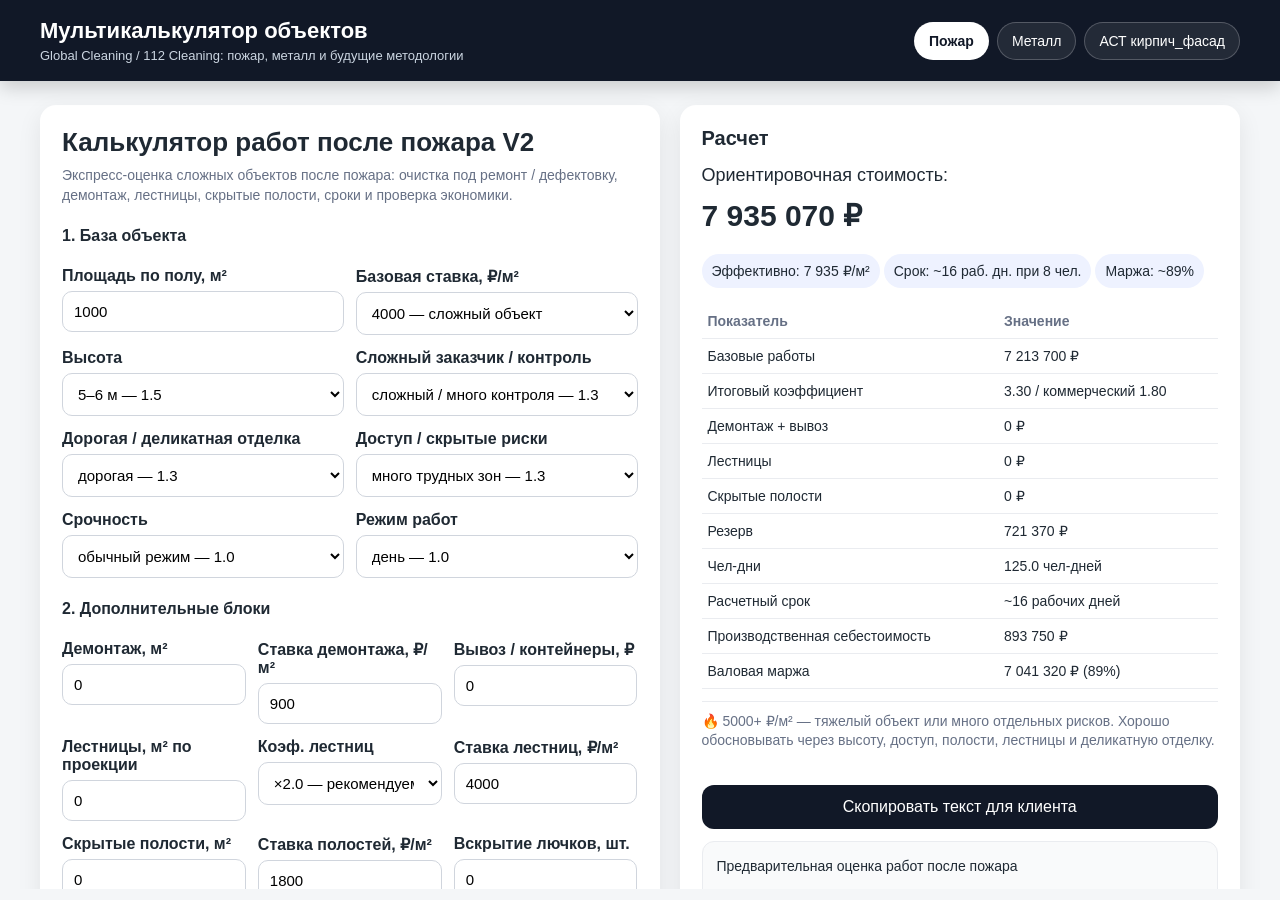
<file: index.html>
<!DOCTYPE html>
<html lang="ru">
<head>
  <meta charset="UTF-8" />
  <meta name="viewport" content="width=device-width, initial-scale=1.0" />
  <title>Мультикалькулятор объектов</title>
  <style>
    * { box-sizing: border-box; }
    body {
      font-family: Arial, sans-serif;
      background: #f4f6f8;
      margin: 0;
      color: #1f2933;
    }
    header {
      background: #111827;
      color: #fff;
      padding: 18px 24px;
      position: sticky;
      top: 0;
      z-index: 10;
      box-shadow: 0 6px 18px rgba(0,0,0,0.18);
    }
    .top {
      max-width: 1200px;
      margin: 0 auto;
      display: flex;
      gap: 14px;
      align-items: center;
      justify-content: space-between;
      flex-wrap: wrap;
    }
    h1 { margin: 0; font-size: 22px; }
    .subtitle { color: #cbd5e1; font-size: 13px; margin-top: 4px; }
    .tabs { display: flex; gap: 8px; flex-wrap: wrap; }
    button {
      border: 1px solid rgba(255,255,255,0.22);
      background: rgba(255,255,255,0.08);
      color: #fff;
      border-radius: 999px;
      padding: 10px 14px;
      font-size: 14px;
      cursor: pointer;
    }
    button.active { background: #fff; color: #111827; font-weight: 700; }
    main { max-width: 1400px; margin: 0 auto; padding: 0; }
    .panel { display: none; }
    .panel.active { display: block; }
    iframe {
      width: 100%;
      height: calc(100vh - 92px);
      border: 0;
      display: block;
      background: #f4f6f8;
    }
    .hint {
      max-width: 1200px;
      margin: 14px auto 0;
      padding: 0 24px;
      color: #667085;
      font-size: 13px;
    }
    @media (max-width: 700px) {
      header { padding: 14px; }
      iframe { height: calc(100vh - 140px); }
    }
    @media (max-width: 430px) {
      html, body { overflow-x: hidden; }
      header { padding: 10px 12px 12px; }
      .top { gap: 10px; }
      .tabs {
        width: 100%;
        display: grid;
        grid-template-columns: repeat(3, minmax(0, 1fr));
        gap: 6px;
      }
      .tabs button {
        width: 100%;
        padding: 8px 6px;
        font-size: 12px;
        line-height: 1.2;
        white-space: normal;
      }
      iframe { height: calc(100vh - 190px); }
    }
  </style>
</head>
<body>
  <header>
    <div class="top">
      <div>
        <h1>Мультикалькулятор объектов</h1>
        <div class="subtitle">Global Cleaning / 112 Cleaning: пожар, металл и будущие методологии</div>
      </div>
      <div class="tabs">
        <button class="tab active" onclick="showTab('fire', this)">Пожар</button>
        <button class="tab" onclick="showTab('metal', this)">Металл</button>
        <button class="tab" onclick="showTab('facade', this)">АСТ кирпич_фасад</button>
      </div>
    </div>
  </header>
  <main>
    <section id="fire" class="panel active">
      <iframe title="Калькулятор пожара" srcdoc="&lt;!DOCTYPE html&gt;
&lt;html lang=&quot;ru&quot;&gt;
&lt;head&gt;
  &lt;meta charset=&quot;UTF-8&quot; /&gt;
  &lt;meta name=&quot;viewport&quot; content=&quot;width=device-width, initial-scale=1.0&quot; /&gt;
  &lt;title&gt;Калькулятор работ после пожара V2&lt;/title&gt;
  &lt;style&gt;
    * { box-sizing: border-box; }
    body { font-family: Arial, sans-serif; background: #f4f6f8; margin: 0; padding: 24px; color: #1f2933; }
    .wrap { max-width: 1200px; margin: 0 auto; display: grid; grid-template-columns: 1.05fr 0.95fr; gap: 20px; }
    .card { background: #fff; border-radius: 16px; padding: 22px; box-shadow: 0 8px 24px rgba(0,0,0,0.08); }
    h1 { margin: 0 0 8px; font-size: 26px; }
    h2 { margin: 0 0 12px; font-size: 20px; }
    h3 { margin: 22px 0 8px; font-size: 16px; }
    .note { color: #667085; font-size: 14px; margin-bottom: 18px; line-height: 1.4; }
    label { display: block; font-weight: 700; margin: 14px 0 6px; }
    input, select, textarea { width: 100%; box-sizing: border-box; padding: 11px; border: 1px solid #d0d5dd; border-radius: 10px; font-size: 15px; background: #fff; }
    textarea { min-height: 90px; resize: vertical; }
    .grid2 { display: grid; grid-template-columns: 1fr 1fr; gap: 12px; }
    .grid3 { display: grid; grid-template-columns: 1fr 1fr 1fr; gap: 12px; }
    .result { font-size: 18px; line-height: 1.45; }
    .big { font-size: 30px; font-weight: 800; margin: 6px 0 12px; }
    .pill { display: inline-block; padding: 7px 10px; border-radius: 999px; background: #eef2ff; margin: 4px 4px 4px 0; font-size: 14px; }
    table { width: 100%; border-collapse: collapse; margin-top: 12px; font-size: 14px; }
    td, th { border-bottom: 1px solid #eaecf0; padding: 9px 6px; text-align: left; vertical-align: top; }
    th { color: #667085; font-weight: 700; }
    button { width: 100%; margin-top: 16px; padding: 13px; border: 0; border-radius: 12px; background: #111827; color: #fff; font-size: 16px; cursor: pointer; }
    .clientText { white-space: pre-wrap; background: #f9fafb; border: 1px solid #eaecf0; border-radius: 12px; padding: 14px; font-size: 14px; margin-top: 12px; line-height: 1.45; }
    .section { border-top: 1px solid #eaecf0; padding-top: 10px; margin-top: 12px; }
    @media (max-width: 900px) { .wrap { grid-template-columns: 1fr; } .grid2, .grid3 { grid-template-columns: 1fr; } }
    @media (max-width: 430px) {
      html, body { overflow-x: hidden; max-width: 100%; }
      body { padding: 12px; }
      .wrap { gap: 12px; max-width: 100%; }
      .card { padding: 14px; border-radius: 12px; max-width: 100%; }
      h1 { font-size: 22px; }
      h2 { font-size: 18px; }
      h3 { font-size: 15px; }
      .grid2, .grid3 { grid-template-columns: 1fr; gap: 8px; }
      label { margin-top: 12px; }
      input, select, textarea { font-size: 14px; padding: 10px; }
      .result { font-size: 16px; }
      .big { font-size: 24px; }
      .pill { font-size: 12px; padding: 6px 8px; }
      table { font-size: 12px; }
      button { font-size: 14px; padding: 12px 10px; }
      .clientText { font-size: 13px; max-width: 100%; }
    }
  &lt;/style&gt;
&lt;/head&gt;
&lt;body&gt;
  &lt;div class=&quot;wrap&quot;&gt;
    &lt;div class=&quot;card&quot;&gt;
      &lt;h1&gt;Калькулятор работ после пожара V2&lt;/h1&gt;
      &lt;div class=&quot;note&quot;&gt;Экспресс-оценка сложных объектов после пожара: очистка под ремонт / дефектовку, демонтаж, лестницы, скрытые полости, сроки и проверка экономики.&lt;/div&gt;
      &lt;h3&gt;1. База объекта&lt;/h3&gt;
      &lt;div class=&quot;grid2&quot;&gt;&lt;div&gt;&lt;label&gt;Площадь по полу, м²&lt;/label&gt;&lt;input id=&quot;area&quot; type=&quot;number&quot; value=&quot;1000&quot; min=&quot;1&quot; /&gt;&lt;/div&gt;&lt;div&gt;&lt;label&gt;Базовая ставка, ₽/м²&lt;/label&gt;&lt;select id=&quot;baseRate&quot;&gt;&lt;option value=&quot;2500&quot;&gt;2500 — зона риска&lt;/option&gt;&lt;option value=&quot;3000&quot;&gt;3000 — нижняя рабочая&lt;/option&gt;&lt;option value=&quot;3500&quot;&gt;3500 — нормальная&lt;/option&gt;&lt;option value=&quot;4000&quot; selected&gt;4000 — сложный объект&lt;/option&gt;&lt;option value=&quot;5000&quot;&gt;5000 — тяжелый объект&lt;/option&gt;&lt;/select&gt;&lt;/div&gt;&lt;/div&gt;
      &lt;div class=&quot;grid2&quot;&gt;&lt;div&gt;&lt;label&gt;Высота&lt;/label&gt;&lt;select id=&quot;heightCoef&quot;&gt;&lt;option value=&quot;1.00&quot;&gt;до 3 м — 1.0&lt;/option&gt;&lt;option value=&quot;1.20&quot;&gt;3–4 м — 1.2&lt;/option&gt;&lt;option value=&quot;1.35&quot;&gt;4–5 м — 1.35&lt;/option&gt;&lt;option value=&quot;1.50&quot; selected&gt;5–6 м — 1.5&lt;/option&gt;&lt;option value=&quot;1.80&quot;&gt;6+ м / сложная высота — 1.8&lt;/option&gt;&lt;/select&gt;&lt;/div&gt;&lt;div&gt;&lt;label&gt;Сложный заказчик / контроль&lt;/label&gt;&lt;select id=&quot;clientCoef&quot;&gt;&lt;option value=&quot;1.00&quot;&gt;обычный — 1.0&lt;/option&gt;&lt;option value=&quot;1.15&quot;&gt;требовательный — 1.15&lt;/option&gt;&lt;option value=&quot;1.30&quot; selected&gt;сложный / много контроля — 1.3&lt;/option&gt;&lt;option value=&quot;1.50&quot;&gt;перфекционист / высокий риск — 1.5&lt;/option&gt;&lt;/select&gt;&lt;/div&gt;&lt;/div&gt;
      &lt;div class=&quot;grid2&quot;&gt;&lt;div&gt;&lt;label&gt;Дорогая / деликатная отделка&lt;/label&gt;&lt;select id=&quot;finishCoef&quot;&gt;&lt;option value=&quot;1.00&quot;&gt;простая — 1.0&lt;/option&gt;&lt;option value=&quot;1.15&quot;&gt;средняя — 1.15&lt;/option&gt;&lt;option value=&quot;1.30&quot; selected&gt;дорогая — 1.3&lt;/option&gt;&lt;option value=&quot;1.50&quot;&gt;очень деликатная — 1.5&lt;/option&gt;&lt;/select&gt;&lt;/div&gt;&lt;div&gt;&lt;label&gt;Доступ / скрытые риски&lt;/label&gt;&lt;select id=&quot;accessCoef&quot;&gt;&lt;option value=&quot;1.00&quot;&gt;нормальный — 1.0&lt;/option&gt;&lt;option value=&quot;1.15&quot;&gt;есть трудные зоны — 1.15&lt;/option&gt;&lt;option value=&quot;1.30&quot; selected&gt;много трудных зон — 1.3&lt;/option&gt;&lt;option value=&quot;1.60&quot;&gt;очень сложный доступ — 1.6&lt;/option&gt;&lt;/select&gt;&lt;/div&gt;&lt;/div&gt;
      &lt;div class=&quot;grid2&quot;&gt;&lt;div&gt;&lt;label&gt;Срочность&lt;/label&gt;&lt;select id=&quot;urgencyCoef&quot;&gt;&lt;option value=&quot;1.00&quot; selected&gt;обычный режим — 1.0&lt;/option&gt;&lt;option value=&quot;1.20&quot;&gt;сжатые сроки — 1.2&lt;/option&gt;&lt;option value=&quot;1.50&quot;&gt;очень срочно — 1.5&lt;/option&gt;&lt;/select&gt;&lt;/div&gt;&lt;div&gt;&lt;label&gt;Режим работ&lt;/label&gt;&lt;select id=&quot;nightCoef&quot;&gt;&lt;option value=&quot;1.00&quot; selected&gt;день — 1.0&lt;/option&gt;&lt;option value=&quot;1.30&quot;&gt;ночь / неудобное окно — 1.3&lt;/option&gt;&lt;option value=&quot;1.60&quot;&gt;ночь + короткая смена — 1.6&lt;/option&gt;&lt;/select&gt;&lt;/div&gt;&lt;/div&gt;
      &lt;h3&gt;2. Дополнительные блоки&lt;/h3&gt;
      &lt;div class=&quot;grid3&quot;&gt;&lt;div&gt;&lt;label&gt;Демонтаж, м²&lt;/label&gt;&lt;input id=&quot;demArea&quot; type=&quot;number&quot; value=&quot;0&quot; min=&quot;0&quot; /&gt;&lt;/div&gt;&lt;div&gt;&lt;label&gt;Ставка демонтажа, ₽/м²&lt;/label&gt;&lt;input id=&quot;demRate&quot; type=&quot;number&quot; value=&quot;900&quot; min=&quot;0&quot; /&gt;&lt;/div&gt;&lt;div&gt;&lt;label&gt;Вывоз / контейнеры, ₽&lt;/label&gt;&lt;input id=&quot;waste&quot; type=&quot;number&quot; value=&quot;0&quot; min=&quot;0&quot; /&gt;&lt;/div&gt;&lt;/div&gt;
      &lt;div class=&quot;grid3&quot;&gt;&lt;div&gt;&lt;label&gt;Лестницы, м² по проекции&lt;/label&gt;&lt;input id=&quot;stairsArea&quot; type=&quot;number&quot; value=&quot;0&quot; min=&quot;0&quot; /&gt;&lt;/div&gt;&lt;div&gt;&lt;label&gt;Коэф. лестниц&lt;/label&gt;&lt;select id=&quot;stairsMult&quot;&gt;&lt;option value=&quot;1.5&quot;&gt;×1.5&lt;/option&gt;&lt;option value=&quot;2.0&quot; selected&gt;×2.0 — рекомендуемо&lt;/option&gt;&lt;option value=&quot;2.5&quot;&gt;×2.5 — сложная лестница&lt;/option&gt;&lt;/select&gt;&lt;/div&gt;&lt;div&gt;&lt;label&gt;Ставка лестниц, ₽/м²&lt;/label&gt;&lt;input id=&quot;stairsRate&quot; type=&quot;number&quot; value=&quot;4000&quot; min=&quot;0&quot; /&gt;&lt;/div&gt;&lt;/div&gt;
      &lt;div class=&quot;grid3&quot;&gt;&lt;div&gt;&lt;label&gt;Скрытые полости, м²&lt;/label&gt;&lt;input id=&quot;voidArea&quot; type=&quot;number&quot; value=&quot;0&quot; min=&quot;0&quot; /&gt;&lt;/div&gt;&lt;div&gt;&lt;label&gt;Ставка полостей, ₽/м²&lt;/label&gt;&lt;input id=&quot;voidRate&quot; type=&quot;number&quot; value=&quot;1800&quot; min=&quot;0&quot; /&gt;&lt;/div&gt;&lt;div&gt;&lt;label&gt;Вскрытие лючков, шт.&lt;/label&gt;&lt;input id=&quot;hatches&quot; type=&quot;number&quot; value=&quot;0&quot; min=&quot;0&quot; /&gt;&lt;/div&gt;&lt;/div&gt;
      &lt;div class=&quot;grid2&quot;&gt;&lt;div&gt;&lt;label&gt;Ставка за лючок, ₽/шт.&lt;/label&gt;&lt;input id=&quot;hatchRate&quot; type=&quot;number&quot; value=&quot;700&quot; min=&quot;0&quot; /&gt;&lt;/div&gt;&lt;div&gt;&lt;label&gt;Резерв / непредвиденное, %&lt;/label&gt;&lt;input id=&quot;reserve&quot; type=&quot;number&quot; value=&quot;10&quot; min=&quot;0&quot; /&gt;&lt;/div&gt;&lt;/div&gt;
      &lt;h3&gt;3. Производственная проверка&lt;/h3&gt;
      &lt;div class=&quot;grid3&quot;&gt;&lt;div&gt;&lt;label&gt;Норма, м²/чел-день&lt;/label&gt;&lt;input id=&quot;prodNorm&quot; type=&quot;number&quot; value=&quot;8&quot; min=&quot;1&quot; /&gt;&lt;/div&gt;&lt;div&gt;&lt;label&gt;Стоимость чел-дня, ₽&lt;/label&gt;&lt;input id=&quot;manDayCost&quot; type=&quot;number&quot; value=&quot;5500&quot; min=&quot;0&quot; /&gt;&lt;/div&gt;&lt;div&gt;&lt;label&gt;Бригада, человек&lt;/label&gt;&lt;input id=&quot;crew&quot; type=&quot;number&quot; value=&quot;8&quot; min=&quot;1&quot; /&gt;&lt;/div&gt;&lt;/div&gt;
      &lt;div class=&quot;grid2&quot;&gt;&lt;div&gt;&lt;label&gt;Доп. расходы к труду, %&lt;/label&gt;&lt;input id=&quot;extraCostPct&quot; type=&quot;number&quot; value=&quot;30&quot; min=&quot;0&quot; /&gt;&lt;/div&gt;&lt;div&gt;&lt;label&gt;Комментарий&lt;/label&gt;&lt;input id=&quot;comment&quot; value=&quot;Стоимость предварительная. Финальная фиксация после осмотра, зонирования и пробного участка.&quot; /&gt;&lt;/div&gt;&lt;/div&gt;
    &lt;/div&gt;
    &lt;div class=&quot;card&quot;&gt;&lt;h2&gt;Расчет&lt;/h2&gt;&lt;div class=&quot;result&quot;&gt;Ориентировочная стоимость:&lt;div class=&quot;big&quot; id=&quot;totalPrice&quot;&gt;—&lt;/div&gt;&lt;span class=&quot;pill&quot; id=&quot;ratePill&quot;&gt;—&lt;/span&gt;&lt;span class=&quot;pill&quot; id=&quot;daysPill&quot;&gt;—&lt;/span&gt;&lt;span class=&quot;pill&quot; id=&quot;marginPill&quot;&gt;—&lt;/span&gt;&lt;/div&gt;&lt;table&gt;&lt;tr&gt;&lt;th&gt;Показатель&lt;/th&gt;&lt;th&gt;Значение&lt;/th&gt;&lt;/tr&gt;&lt;tr&gt;&lt;td&gt;Базовые работы&lt;/td&gt;&lt;td id=&quot;baseSum&quot;&gt;—&lt;/td&gt;&lt;/tr&gt;&lt;tr&gt;&lt;td&gt;Итоговый коэффициент&lt;/td&gt;&lt;td id=&quot;coefSum&quot;&gt;—&lt;/td&gt;&lt;/tr&gt;&lt;tr&gt;&lt;td&gt;Демонтаж + вывоз&lt;/td&gt;&lt;td id=&quot;demSum&quot;&gt;—&lt;/td&gt;&lt;/tr&gt;&lt;tr&gt;&lt;td&gt;Лестницы&lt;/td&gt;&lt;td id=&quot;stairsSum&quot;&gt;—&lt;/td&gt;&lt;/tr&gt;&lt;tr&gt;&lt;td&gt;Скрытые полости&lt;/td&gt;&lt;td id=&quot;voidSum&quot;&gt;—&lt;/td&gt;&lt;/tr&gt;&lt;tr&gt;&lt;td&gt;Резерв&lt;/td&gt;&lt;td id=&quot;reserveSum&quot;&gt;—&lt;/td&gt;&lt;/tr&gt;&lt;tr&gt;&lt;td&gt;Чел-дни&lt;/td&gt;&lt;td id=&quot;manDays&quot;&gt;—&lt;/td&gt;&lt;/tr&gt;&lt;tr&gt;&lt;td&gt;Расчетный срок&lt;/td&gt;&lt;td id=&quot;duration&quot;&gt;—&lt;/td&gt;&lt;/tr&gt;&lt;tr&gt;&lt;td&gt;Производственная себестоимость&lt;/td&gt;&lt;td id=&quot;costSum&quot;&gt;—&lt;/td&gt;&lt;/tr&gt;&lt;tr&gt;&lt;td&gt;Валовая маржа&lt;/td&gt;&lt;td id=&quot;grossMargin&quot;&gt;—&lt;/td&gt;&lt;/tr&gt;&lt;/table&gt;&lt;div class=&quot;section&quot;&gt;&lt;div id=&quot;warning&quot; class=&quot;note&quot;&gt;&lt;/div&gt;&lt;/div&gt;&lt;button onclick=&quot;copyClientText()&quot;&gt;Скопировать текст для клиента&lt;/button&gt;&lt;div class=&quot;clientText&quot; id=&quot;clientText&quot;&gt;&lt;/div&gt;&lt;/div&gt;
  &lt;/div&gt;
  &lt;script&gt;
    const ids = [&quot;area&quot;,&quot;baseRate&quot;,&quot;heightCoef&quot;,&quot;clientCoef&quot;,&quot;finishCoef&quot;,&quot;accessCoef&quot;,&quot;urgencyCoef&quot;,&quot;nightCoef&quot;,&quot;demArea&quot;,&quot;demRate&quot;,&quot;waste&quot;,&quot;stairsArea&quot;,&quot;stairsMult&quot;,&quot;stairsRate&quot;,&quot;voidArea&quot;,&quot;voidRate&quot;,&quot;hatches&quot;,&quot;hatchRate&quot;,&quot;reserve&quot;,&quot;prodNorm&quot;,&quot;manDayCost&quot;,&quot;crew&quot;,&quot;extraCostPct&quot;,&quot;comment&quot;];
    ids.forEach(id =&gt; document.getElementById(id).addEventListener(&quot;input&quot;, calculate));
    function rub(n) { return Math.round(n).toLocaleString(&quot;ru-RU&quot;) + &quot; ₽&quot;; }
    function num(id) { return +document.getElementById(id).value || 0; }
    function calculate() {
      const area = num(&quot;area&quot;), baseRate = num(&quot;baseRate&quot;), heightCoef = num(&quot;heightCoef&quot;), clientCoef = num(&quot;clientCoef&quot;), finishCoef = num(&quot;finishCoef&quot;), accessCoef = num(&quot;accessCoef&quot;), urgencyCoef = num(&quot;urgencyCoef&quot;), nightCoef = num(&quot;nightCoef&quot;);
      const demArea = num(&quot;demArea&quot;), demRate = num(&quot;demRate&quot;), waste = num(&quot;waste&quot;), stairsArea = num(&quot;stairsArea&quot;), stairsMult = num(&quot;stairsMult&quot;), stairsRate = num(&quot;stairsRate&quot;), voidArea = num(&quot;voidArea&quot;), voidRate = num(&quot;voidRate&quot;), hatches = num(&quot;hatches&quot;), hatchRate = num(&quot;hatchRate&quot;), reservePct = num(&quot;reserve&quot;) / 100;
      const prodNorm = num(&quot;prodNorm&quot;) || 8, manDayCost = num(&quot;manDayCost&quot;) || 5500, crew = num(&quot;crew&quot;) || 1, extraCostPct = num(&quot;extraCostPct&quot;) / 100, comment = document.getElementById(&quot;comment&quot;).value;
      const fullCoef = heightCoef * clientCoef * finishCoef * accessCoef * urgencyCoef * nightCoef;
      const commercialCoef = 1 + (fullCoef - 1) * 0.35;
      const baseWorks = area * baseRate * commercialCoef;
      const demWorks = demArea * demRate + waste;
      const stairsWorks = stairsArea * stairsMult * stairsRate;
      const voidWorks = voidArea * voidRate + hatches * hatchRate;
      const subtotal = baseWorks + demWorks + stairsWorks + voidWorks;
      const reserve = subtotal * reservePct;
      const total = subtotal + reserve;
      const effectiveRate = area &gt; 0 ? total / area : 0;
      const baseManDays = area / prodNorm;
      const addManDays = (demArea / 12) + (stairsArea * stairsMult / 8) + (voidArea / 6) + (hatches / 10);
      const manDays = baseManDays + addManDays;
      const days = manDays / crew;
      const productionCost = manDays * manDayCost * (1 + extraCostPct);
      const grossMargin = total - productionCost;
      const grossMarginPct = total &gt; 0 ? grossMargin / total * 100 : 0;
      document.getElementById(&quot;totalPrice&quot;).innerText = rub(total);
      document.getElementById(&quot;ratePill&quot;).innerText = `Эффективно: ${Math.round(effectiveRate).toLocaleString(&quot;ru-RU&quot;)} ₽/м²`;
      document.getElementById(&quot;daysPill&quot;).innerText = `Срок: ~${Math.ceil(days)} раб. дн. при ${crew} чел.`;
      document.getElementById(&quot;marginPill&quot;).innerText = `Маржа: ~${Math.round(grossMarginPct)}%`;
      document.getElementById(&quot;baseSum&quot;).innerText = rub(baseWorks);
      document.getElementById(&quot;coefSum&quot;).innerText = `${fullCoef.toFixed(2)} / коммерческий ${commercialCoef.toFixed(2)}`;
      document.getElementById(&quot;demSum&quot;).innerText = rub(demWorks);
      document.getElementById(&quot;stairsSum&quot;).innerText = rub(stairsWorks);
      document.getElementById(&quot;voidSum&quot;).innerText = rub(voidWorks);
      document.getElementById(&quot;reserveSum&quot;).innerText = rub(reserve);
      document.getElementById(&quot;manDays&quot;).innerText = `${manDays.toFixed(1)} чел-дней`;
      document.getElementById(&quot;duration&quot;).innerText = `~${Math.ceil(days)} рабочих дней`;
      document.getElementById(&quot;costSum&quot;).innerText = rub(productionCost);
      document.getElementById(&quot;grossMargin&quot;).innerText = `${rub(grossMargin)} (${Math.round(grossMarginPct)}%)`;
      let warning = &quot;&quot;;
      if (effectiveRate &lt; 3000) warning = &quot;⚠️ Ниже 3000 ₽/м² — зона дискомфорта для сложного пожара. Нужна осторожность: сокращать объем, фиксировать исключения или поднимать цену.&quot;;
      else if (effectiveRate &lt; 4000) warning = &quot;✅ Рабочая зона 3000–4000 ₽/м². Важно отдельно зафиксировать демонтаж, лестницы и скрытые полости.&quot;;
      else if (effectiveRate &lt; 5000) warning = &quot;✅ Зона сложного объекта 4000–5000 ₽/м². Есть запас на управление, риски и хвосты.&quot;;
      else warning = &quot;🔥 5000+ ₽/м² — тяжелый объект или много отдельных рисков. Хорошо обосновывать через высоту, доступ, полости, лестницы и деликатную отделку.&quot;;
      document.getElementById(&quot;warning&quot;).innerText = warning;
      document.getElementById(&quot;clientText&quot;).innerText = `Предварительная оценка работ после пожара\n\nПо предоставленной информации ориентировочная стоимость комплекса работ составляет ${rub(total)}.\n\nВ расчет включены:\n— базовая очистка и подготовка помещений после пожара по площади около ${area} м²;\n— поправка на высоту, сложность доступа, деликатность отделки и уровень контроля;\n— отдельные блоки: демонтаж/вывоз, лестницы, скрытые полости и вскрытие лючков — при наличии соответствующих объемов;\n— резерв на непредвиденные работы.\n\nОриентировочная эффективная ставка: ${Math.round(effectiveRate).toLocaleString(&quot;ru-RU&quot;)} ₽/м².\nОриентировочный срок: около ${Math.ceil(days)} рабочих дней при бригаде ${crew} человек.\n\nВажно: работы в скрытых полостях, зашивках, технических лючках и труднодоступных местах лучше фиксировать отдельным блоком, так как фактический объем уточняется после вскрытия и осмотра.\n\n${comment}`;
    }
    async function copyClientText() {
      try {
        await navigator.clipboard.writeText(document.getElementById(&quot;clientText&quot;).innerText);
        alert(&quot;Текст скопирован&quot;);
      } catch (error) {
        console.error(&quot;Не удалось скопировать текст:&quot;, error);
        alert(&quot;Не удалось скопировать текст. Попробуйте ещё раз или скопируйте его вручную.&quot;);
      }
    }
    calculate();
  &lt;/script&gt;
&lt;/body&gt;
&lt;/html&gt;
"></iframe>
    </section>
    <section id="metal" class="panel">
      <iframe title="Калькулятор очистки металла" srcdoc="&lt;!DOCTYPE html&gt;
&lt;html lang=&quot;ru&quot;&gt;
&lt;head&gt;
  &lt;meta charset=&quot;UTF-8&quot; /&gt;
  &lt;meta name=&quot;viewport&quot; content=&quot;width=device-width, initial-scale=1.0&quot; /&gt;
  &lt;title&gt;Калькулятор очистки металла под покраску&lt;/title&gt;
  &lt;style&gt;
    body {
      font-family: Arial, sans-serif;
      background: #f4f6f8;
      margin: 0;
      padding: 24px;
      color: #1f2933;
    }
    .wrap {
      max-width: 1100px;
      margin: 0 auto;
      display: grid;
      grid-template-columns: 1.1fr 0.9fr;
      gap: 20px;
    }
    .card {
      background: #fff;
      border-radius: 16px;
      padding: 22px;
      box-shadow: 0 8px 24px rgba(0,0,0,0.08);
    }
    h1 { margin: 0 0 8px; font-size: 26px; }
    h2 { margin-top: 0; font-size: 20px; }
    .note { color: #667085; font-size: 14px; margin-bottom: 18px; }
    label { display: block; font-weight: 700; margin: 14px 0 6px; }
    input, select, textarea {
      width: 100%;
      box-sizing: border-box;
      padding: 11px;
      border: 1px solid #d0d5dd;
      border-radius: 10px;
      font-size: 15px;
      background: #fff;
    }
    textarea { min-height: 86px; resize: vertical; }
    .grid2 { display: grid; grid-template-columns: 1fr 1fr; gap: 12px; }
    .section { margin-top: 22px; padding-top: 4px; border-top: 1px solid #eaecf0; }
    .section h3 { margin: 14px 0 4px; font-size: 17px; }
    .choiceList { display: grid; gap: 8px; margin-top: 10px; }
    .choice {
      display: flex;
      align-items: flex-start;
      gap: 9px;
      padding: 10px;
      border: 1px solid #eaecf0;
      border-radius: 10px;
    }
    .choice input { width: auto; margin-top: 2px; }
    .choice label { margin: 0; font-weight: 600; }
    .volumeFields[hidden] { display: none; }
    .estimateNotice {
      margin-top: 14px;
      padding: 12px;
      border-radius: 10px;
      background: #fff7ed;
      color: #9a3412;
      font-size: 14px;
      font-weight: 700;
    }
    .result {
      font-size: 18px;
      line-height: 1.45;
    }
    .big {
      font-size: 30px;
      font-weight: 800;
      margin: 6px 0 12px;
    }
    .pill {
      display: inline-block;
      padding: 7px 10px;
      border-radius: 999px;
      background: #eef2ff;
      margin: 4px 4px 4px 0;
      font-size: 14px;
    }
    table {
      width: 100%;
      border-collapse: collapse;
      margin-top: 12px;
      font-size: 14px;
    }
    td, th {
      border-bottom: 1px solid #eaecf0;
      padding: 9px 6px;
      text-align: left;
    }
    th { color: #667085; font-weight: 700; }
    button {
      width: 100%;
      margin-top: 16px;
      padding: 13px;
      border: 0;
      border-radius: 12px;
      background: #111827;
      color: #fff;
      font-size: 16px;
      cursor: pointer;
    }
    .clientText {
      white-space: pre-wrap;
      background: #f9fafb;
      border: 1px solid #eaecf0;
      border-radius: 12px;
      padding: 14px;
      font-size: 14px;
      margin-top: 12px;
    }
    .warning { color: #b42318; font-weight: 700; }
    @media (max-width: 900px) {
      .wrap { grid-template-columns: 1fr; }
    }
    @media (max-width: 430px) {
      html, body { overflow-x: hidden; max-width: 100%; }
      body { padding: 12px; }
      .wrap { gap: 12px; max-width: 100%; }
      .card { padding: 14px; border-radius: 12px; max-width: 100%; }
      h1 { font-size: 22px; }
      h2 { font-size: 18px; }
      h3 { font-size: 15px; }
      .grid2 { grid-template-columns: 1fr; gap: 8px; }
      label { margin-top: 12px; }
      input, select, textarea { font-size: 14px; padding: 10px; }
      .choice { padding: 8px; }
      .result { font-size: 16px; }
      .big { font-size: 24px; }
      .pill { font-size: 12px; padding: 6px 8px; }
      table { font-size: 12px; }
      button { font-size: 14px; padding: 12px 10px; }
      .clientText { font-size: 13px; max-width: 100%; }
    }
  &lt;/style&gt;
&lt;/head&gt;
&lt;body&gt;
  &lt;div class=&quot;wrap&quot;&gt;
    &lt;div class=&quot;card&quot;&gt;
      &lt;h1&gt;Калькулятор очистки металла под покраску&lt;/h1&gt;
      &lt;div class=&quot;note&quot;&gt;Предварительная оценка стоимости только абразивоструйной очистки металла. Остальные выбранные работы требуют отдельной оценки и не входят в текущий расчёт.&lt;/div&gt;

      &lt;div class=&quot;section&quot;&gt;
      &lt;h3&gt;1. Объект&lt;/h3&gt;
      &lt;div class=&quot;grid2&quot;&gt;&lt;div&gt;&lt;label&gt;Тип объекта&lt;/label&gt;&lt;select id=&quot;objectType&quot;&gt;&lt;option value=&quot;sheet&quot;&gt;Листовой металл&lt;/option&gt;&lt;option value=&quot;beams&quot; selected&gt;Балки/профиль&lt;/option&gt;&lt;option value=&quot;trusses&quot;&gt;Фермы&lt;/option&gt;&lt;option value=&quot;stairs&quot;&gt;Лестницы/перила&lt;/option&gt;&lt;option value=&quot;pipes&quot;&gt;Трубы&lt;/option&gt;&lt;option value=&quot;tank&quot;&gt;Резервуар&lt;/option&gt;&lt;option value=&quot;items&quot;&gt;Изделия/детали&lt;/option&gt;&lt;option value=&quot;other&quot;&gt;Прочее&lt;/option&gt;&lt;/select&gt;&lt;/div&gt;&lt;div&gt;&lt;label&gt;Расположение поверхности&lt;/label&gt;&lt;select id=&quot;surfaceSide&quot;&gt;&lt;option value=&quot;external&quot; selected&gt;Наружная&lt;/option&gt;&lt;option value=&quot;internal&quot;&gt;Внутренняя&lt;/option&gt;&lt;option value=&quot;mixed&quot;&gt;Смешанная&lt;/option&gt;&lt;/select&gt;&lt;/div&gt;&lt;/div&gt;
      &lt;label&gt;Местоположение объекта&lt;/label&gt;&lt;input id=&quot;location&quot; type=&quot;text&quot; placeholder=&quot;Город, адрес или площадка&quot; /&gt;
      &lt;/div&gt;

      &lt;div class=&quot;section&quot;&gt;
      &lt;h3&gt;2. Объём&lt;/h3&gt;
      &lt;label&gt;Способ задания объёма&lt;/label&gt;&lt;select id=&quot;volumeMode&quot;&gt;&lt;option value=&quot;known&quot; selected&gt;Площадь известна&lt;/option&gt;&lt;option value=&quot;dimensions&quot;&gt;Расчёт площади по размерам&lt;/option&gt;&lt;option value=&quot;items&quot;&gt;Количество изделий&lt;/option&gt;&lt;/select&gt;
      &lt;div class=&quot;volumeFields&quot; data-volume-mode=&quot;known&quot;&gt;&lt;label&gt;Площадь металла, м²&lt;/label&gt;&lt;input id=&quot;area&quot; type=&quot;number&quot; value=&quot;500&quot; min=&quot;0&quot; /&gt;&lt;/div&gt;
      &lt;div class=&quot;volumeFields grid2&quot; data-volume-mode=&quot;dimensions&quot; hidden&gt;&lt;div&gt;&lt;label&gt;Длина, м&lt;/label&gt;&lt;input id=&quot;length&quot; type=&quot;number&quot; value=&quot;10&quot; min=&quot;0&quot; step=&quot;0.01&quot; /&gt;&lt;/div&gt;&lt;div&gt;&lt;label&gt;Ширина, м&lt;/label&gt;&lt;input id=&quot;width&quot; type=&quot;number&quot; value=&quot;5&quot; min=&quot;0&quot; step=&quot;0.01&quot; /&gt;&lt;/div&gt;&lt;div&gt;&lt;label&gt;Количество одинаковых поверхностей&lt;/label&gt;&lt;input id=&quot;dimensionCount&quot; type=&quot;number&quot; value=&quot;10&quot; min=&quot;0&quot; /&gt;&lt;/div&gt;&lt;/div&gt;
      &lt;div class=&quot;volumeFields grid2&quot; data-volume-mode=&quot;items&quot; hidden&gt;&lt;div&gt;&lt;label&gt;Количество изделий&lt;/label&gt;&lt;input id=&quot;itemCount&quot; type=&quot;number&quot; value=&quot;10&quot; min=&quot;0&quot; /&gt;&lt;/div&gt;&lt;div&gt;&lt;label&gt;Площадь одного изделия, м²&lt;/label&gt;&lt;input id=&quot;itemArea&quot; type=&quot;number&quot; value=&quot;50&quot; min=&quot;0&quot; step=&quot;0.01&quot; /&gt;&lt;/div&gt;&lt;/div&gt;
      &lt;div class=&quot;note&quot; id=&quot;calculatedArea&quot;&gt;&lt;/div&gt;
      &lt;/div&gt;

      &lt;div class=&quot;section&quot;&gt;
      &lt;h3&gt;3. Состав работ&lt;/h3&gt;
      &lt;div class=&quot;note&quot;&gt;&lt;b&gt;Основная абразивоструйная очистка&lt;/b&gt; — рассчитывается текущей моделью. Sweep blasting здесь является только режимом основной очистки и не меняет ставку, производительность, сроки или итоговую стоимость.&lt;/div&gt;
      &lt;div class=&quot;choiceList&quot;&gt;
        &lt;div class=&quot;choice&quot;&gt;&lt;input id=&quot;abrasiveBlastingOn&quot; type=&quot;checkbox&quot; checked disabled /&gt;&lt;label for=&quot;abrasiveBlastingOn&quot;&gt;Абразивоструйная очистка — рассчитывается текущей моделью&lt;/label&gt;&lt;/div&gt;
        &lt;div class=&quot;choice&quot;&gt;&lt;input id=&quot;sweepBlastingOn&quot; type=&quot;checkbox&quot; /&gt;&lt;label for=&quot;sweepBlastingOn&quot;&gt;Sweep blasting — режим основной очистки (без влияния на расчёт)&lt;/label&gt;&lt;/div&gt;
      &lt;/div&gt;
      &lt;div class=&quot;note&quot; style=&quot;margin-top:18px;margin-bottom:8px&quot;&gt;&lt;b&gt;Дополнительные работы&lt;/b&gt; — требуют отдельной оценки и не входят в текущую стоимость.&lt;/div&gt;
      &lt;div class=&quot;choiceList&quot;&gt;
        &lt;div class=&quot;choice&quot;&gt;&lt;input id=&quot;mechanicalPreparationOn&quot; type=&quot;checkbox&quot; /&gt;&lt;label for=&quot;mechanicalPreparationOn&quot;&gt;Механическая подготовка&lt;/label&gt;&lt;/div&gt;
        &lt;div class=&quot;choice&quot;&gt;&lt;input id=&quot;primingOn&quot; type=&quot;checkbox&quot; /&gt;&lt;label for=&quot;primingOn&quot;&gt;Грунтование&lt;/label&gt;&lt;/div&gt;
        &lt;div class=&quot;choice&quot;&gt;&lt;input id=&quot;paintingOn&quot; type=&quot;checkbox&quot; /&gt;&lt;label for=&quot;paintingOn&quot;&gt;Окраска&lt;/label&gt;&lt;/div&gt;
        &lt;div class=&quot;choice&quot;&gt;&lt;input id=&quot;coveringOn&quot; type=&quot;checkbox&quot; /&gt;&lt;label for=&quot;coveringOn&quot;&gt;Укрывка&lt;/label&gt;&lt;/div&gt;
        &lt;div class=&quot;choice&quot;&gt;&lt;input id=&quot;abrasiveCollectionOn&quot; type=&quot;checkbox&quot; /&gt;&lt;label for=&quot;abrasiveCollectionOn&quot;&gt;Сбор абразива&lt;/label&gt;&lt;/div&gt;
        &lt;div class=&quot;choice&quot;&gt;&lt;input id=&quot;disposalOn&quot; type=&quot;checkbox&quot; /&gt;&lt;label for=&quot;disposalOn&quot;&gt;Утилизация&lt;/label&gt;&lt;/div&gt;
      &lt;/div&gt;
      &lt;/div&gt;

      &lt;div class=&quot;section&quot;&gt;
      &lt;h3&gt;4. Поверхность&lt;/h3&gt;
      &lt;div class=&quot;grid2&quot;&gt;&lt;div&gt;&lt;label&gt;Степень коррозии&lt;/label&gt;&lt;select id=&quot;corrosionGrade&quot;&gt;&lt;option value=&quot;unknown&quot;&gt;Не определена&lt;/option&gt;&lt;option value=&quot;light&quot;&gt;Лёгкая&lt;/option&gt;&lt;option value=&quot;medium&quot; selected&gt;Средняя&lt;/option&gt;&lt;option value=&quot;strong&quot;&gt;Сильная&lt;/option&gt;&lt;option value=&quot;heavy&quot;&gt;Тяжёлая&lt;/option&gt;&lt;/select&gt;&lt;/div&gt;&lt;div&gt;&lt;label&gt;Состояние старого ЛКП&lt;/label&gt;&lt;select id=&quot;oldCoatingState&quot;&gt;&lt;option value=&quot;unknown&quot;&gt;Не определено&lt;/option&gt;&lt;option value=&quot;none&quot;&gt;Отсутствует&lt;/option&gt;&lt;option value=&quot;weak&quot;&gt;Слабое / частично разрушено&lt;/option&gt;&lt;option value=&quot;sound&quot; selected&gt;Держится на поверхности&lt;/option&gt;&lt;option value=&quot;thick&quot;&gt;Многослойное / толстое&lt;/option&gt;&lt;/select&gt;&lt;/div&gt;&lt;/div&gt;
      &lt;label&gt;Сложность состояния — временный параметр текущего расчёта&lt;/label&gt;
      &lt;select id=&quot;condition&quot;&gt;
        &lt;option value=&quot;1.00&quot;&gt;Легкая коррозия / слабое ЛКП&lt;/option&gt;
        &lt;option value=&quot;1.20&quot; selected&gt;Средняя коррозия + старая краска&lt;/option&gt;
        &lt;option value=&quot;1.45&quot;&gt;Сильная коррозия / толстое покрытие&lt;/option&gt;
        &lt;option value=&quot;1.70&quot;&gt;Тяжелая коррозия / надо снимать почти “в ноль”&lt;/option&gt;
      &lt;/select&gt;

      &lt;label&gt;Требуемая степень очистки&lt;/label&gt;
      &lt;select id=&quot;standard&quot;&gt;
        &lt;option value=&quot;1.00&quot;&gt;St / техническая зачистка&lt;/option&gt;
        &lt;option value=&quot;1.15&quot; selected&gt;Sa 2 — под стандартную покраску&lt;/option&gt;
        &lt;option value=&quot;1.35&quot;&gt;Sa 2.5 — качественная подготовка&lt;/option&gt;
      &lt;/select&gt;
      &lt;/div&gt;

      &lt;div class=&quot;section&quot;&gt;
      &lt;h3&gt;5. Геометрия и доступ&lt;/h3&gt;
      &lt;label&gt;Тип геометрии — временный параметр текущего расчёта&lt;/label&gt;
      &lt;select id=&quot;geometry&quot;&gt;
        &lt;option value=&quot;1.00&quot;&gt;Простой металл: листы, прямые балки&lt;/option&gt;
        &lt;option value=&quot;1.20&quot; selected&gt;Средняя сложность: балки, ребра, стыки&lt;/option&gt;
        &lt;option value=&quot;1.45&quot;&gt;Сложная геометрия: фермы, связи, много углов&lt;/option&gt;
        &lt;option value=&quot;1.70&quot;&gt;Очень сложная: плотные фермы / работа над головой&lt;/option&gt;
      &lt;/select&gt;

      &lt;div class=&quot;grid2&quot;&gt;&lt;div&gt;&lt;label&gt;Фактический доступ&lt;/label&gt;&lt;select id=&quot;accessMethod&quot;&gt;&lt;option value=&quot;ground&quot;&gt;С земли&lt;/option&gt;&lt;option value=&quot;scaffolding&quot;&gt;Леса&lt;/option&gt;&lt;option value=&quot;lift&quot; selected&gt;Подъёмник&lt;/option&gt;&lt;option value=&quot;height&quot;&gt;Высотные участки&lt;/option&gt;&lt;option value=&quot;insideTank&quot;&gt;Внутри резервуара&lt;/option&gt;&lt;option value=&quot;mixed&quot;&gt;Комбинированный доступ&lt;/option&gt;&lt;/select&gt;&lt;/div&gt;&lt;div&gt;&lt;label&gt;Средства доступа предоставляет&lt;/label&gt;&lt;select id=&quot;accessProvider&quot;&gt;&lt;option value=&quot;unknown&quot;&gt;Не определено&lt;/option&gt;&lt;option value=&quot;customer&quot; selected&gt;Заказчик&lt;/option&gt;&lt;option value=&quot;contractor&quot;&gt;Исполнитель&lt;/option&gt;&lt;/select&gt;&lt;/div&gt;&lt;/div&gt;
      &lt;label&gt;Доступ и условия — временный параметр текущего расчёта&lt;/label&gt;
      &lt;select id=&quot;access&quot;&gt;
        &lt;option value=&quot;1.00&quot;&gt;Хороший доступ, работа с земли / удобно&lt;/option&gt;
        &lt;option value=&quot;1.15&quot;&gt;Подъемник, нормальный доступ&lt;/option&gt;
        &lt;option value=&quot;1.30&quot; selected&gt;Подъемник + работа снизу вверх&lt;/option&gt;
        &lt;option value=&quot;1.55&quot;&gt;Сложный доступ / ветер / частые перестановки&lt;/option&gt;
      &lt;/select&gt;
      &lt;/div&gt;

      &lt;div class=&quot;section&quot;&gt;
      &lt;h3&gt;6. Производительность и параметры текущего расчёта&lt;/h3&gt;
      &lt;div class=&quot;grid2&quot;&gt;
        &lt;div&gt;
          &lt;label&gt;Количество постов&lt;/label&gt;
          &lt;input id=&quot;posts&quot; type=&quot;number&quot; value=&quot;1&quot; min=&quot;1&quot; /&gt;
        &lt;/div&gt;
        &lt;div&gt;
          &lt;label&gt;Базовая выработка поста, м²/смена&lt;/label&gt;
          &lt;input id=&quot;baseProduction&quot; type=&quot;number&quot; value=&quot;90&quot; min=&quot;10&quot; /&gt;
        &lt;/div&gt;
      &lt;/div&gt;
      &lt;div class=&quot;grid2&quot;&gt;
        &lt;div&gt;
          &lt;label&gt;Базовая цена, ₽/м²&lt;/label&gt;
          &lt;input id=&quot;basePrice&quot; type=&quot;number&quot; value=&quot;750&quot; min=&quot;100&quot; /&gt;
        &lt;/div&gt;
      &lt;/div&gt;

      &lt;div class=&quot;grid2&quot;&gt;
        &lt;div&gt;
          &lt;label&gt;Резерв текущего расчёта, %&lt;/label&gt;
          &lt;input id=&quot;risk&quot; type=&quot;number&quot; value=&quot;20&quot; min=&quot;0&quot; /&gt;
        &lt;/div&gt;
        &lt;div&gt;
          &lt;label&gt;Смен в день&lt;/label&gt;
          &lt;input id=&quot;shiftsPerDay&quot; type=&quot;number&quot; value=&quot;1&quot; min=&quot;1&quot; /&gt;
        &lt;/div&gt;
      &lt;/div&gt;
      &lt;/div&gt;

      &lt;div class=&quot;section&quot;&gt;&lt;h3&gt;7. Дополнительные работы и расходы&lt;/h3&gt;&lt;div class=&quot;note&quot;&gt;Средства доступа, укрывка, сбор абразива, утилизация и другие выбранные дополнительные работы требуют отдельной оценки и не входят в текущий расчёт, если это явно не согласовано.&lt;/div&gt;&lt;/div&gt;

      &lt;label&gt;Комментарий / особенности объекта&lt;/label&gt;
      &lt;textarea id=&quot;comment&quot;&gt;Подъемник и укрытие предоставляет заказчик. Работа только по металлу, без покраски.&lt;/textarea&gt;
    &lt;/div&gt;

    &lt;div class=&quot;card&quot;&gt;
      &lt;h2&gt;Расчет&lt;/h2&gt;
      &lt;div class=&quot;result&quot;&gt;
        Рекомендуемая цена:
        &lt;div class=&quot;big&quot; id=&quot;priceRange&quot;&gt;—&lt;/div&gt;
        &lt;span class=&quot;pill&quot; id=&quot;production&quot;&gt;—&lt;/span&gt;
        &lt;span class=&quot;pill&quot; id=&quot;days&quot;&gt;—&lt;/span&gt;
        &lt;span class=&quot;pill&quot; id=&quot;total&quot;&gt;—&lt;/span&gt;
      &lt;/div&gt;

      &lt;table&gt;
        &lt;tr&gt;&lt;th&gt;Показатель&lt;/th&gt;&lt;th&gt;Значение&lt;/th&gt;&lt;/tr&gt;
        &lt;tr&gt;&lt;td&gt;Коэффициент сложности&lt;/td&gt;&lt;td id=&quot;coef&quot;&gt;—&lt;/td&gt;&lt;/tr&gt;
        &lt;tr&gt;&lt;td&gt;Выработка 1 поста&lt;/td&gt;&lt;td id=&quot;prodOne&quot;&gt;—&lt;/td&gt;&lt;/tr&gt;
        &lt;tr&gt;&lt;td&gt;Общая выработка&lt;/td&gt;&lt;td id=&quot;prodAll&quot;&gt;—&lt;/td&gt;&lt;/tr&gt;
        &lt;tr&gt;&lt;td&gt;Количество смен&lt;/td&gt;&lt;td id=&quot;shifts&quot;&gt;—&lt;/td&gt;&lt;/tr&gt;
        &lt;tr&gt;&lt;td&gt;Ориентир по стоимости&lt;/td&gt;&lt;td id=&quot;sumRange&quot;&gt;—&lt;/td&gt;&lt;/tr&gt;
      &lt;/table&gt;
      &lt;div class=&quot;estimateNotice&quot; id=&quot;estimateNotice&quot;&gt;&lt;/div&gt;

      &lt;button onclick=&quot;copyClientText()&quot;&gt;Скопировать текст для клиента&lt;/button&gt;
      &lt;div class=&quot;clientText&quot; id=&quot;clientText&quot;&gt;&lt;/div&gt;
      &lt;div class=&quot;note warning&quot; id=&quot;warning&quot;&gt;&lt;/div&gt;
    &lt;/div&gt;
  &lt;/div&gt;

  &lt;script&gt;
    const ids = [&quot;objectType&quot;,&quot;surfaceSide&quot;,&quot;location&quot;,&quot;volumeMode&quot;,&quot;area&quot;,&quot;length&quot;,&quot;width&quot;,&quot;dimensionCount&quot;,&quot;itemCount&quot;,&quot;itemArea&quot;,&quot;abrasiveBlastingOn&quot;,&quot;sweepBlastingOn&quot;,&quot;mechanicalPreparationOn&quot;,&quot;primingOn&quot;,&quot;paintingOn&quot;,&quot;coveringOn&quot;,&quot;abrasiveCollectionOn&quot;,&quot;disposalOn&quot;,&quot;corrosionGrade&quot;,&quot;oldCoatingState&quot;,&quot;posts&quot;,&quot;geometry&quot;,&quot;condition&quot;,&quot;standard&quot;,&quot;accessMethod&quot;,&quot;accessProvider&quot;,&quot;access&quot;,&quot;baseProduction&quot;,&quot;basePrice&quot;,&quot;risk&quot;,&quot;shiftsPerDay&quot;,&quot;comment&quot;];
    ids.forEach(id =&gt; {
      const element = document.getElementById(id);
      element.addEventListener(&quot;input&quot;, calculate);
      element.addEventListener(&quot;change&quot;, calculate);
    });

    function rub(n) {
      return Math.round(n).toLocaleString(&quot;ru-RU&quot;) + &quot; ₽&quot;;
    }

    function getEffectiveArea() {
      const mode = document.getElementById(&quot;volumeMode&quot;).value;
      document.querySelectorAll(&quot;[data-volume-mode]&quot;).forEach(block =&gt; {
        block.hidden = block.dataset.volumeMode !== mode;
      });
      if (mode === &quot;dimensions&quot;) {
        return (+document.getElementById(&quot;length&quot;).value || 0) * (+document.getElementById(&quot;width&quot;).value || 0) * (+document.getElementById(&quot;dimensionCount&quot;).value || 0);
      }
      if (mode === &quot;items&quot;) {
        return (+document.getElementById(&quot;itemCount&quot;).value || 0) * (+document.getElementById(&quot;itemArea&quot;).value || 0);
      }
      return +document.getElementById(&quot;area&quot;).value || 0;
    }

    function getUnpricedWorks() {
      const works = [
        [&quot;mechanicalPreparationOn&quot;, &quot;механическая подготовка&quot;],
        [&quot;primingOn&quot;, &quot;грунтование&quot;],
        [&quot;paintingOn&quot;, &quot;окраска&quot;],
        [&quot;coveringOn&quot;, &quot;укрывка&quot;],
        [&quot;abrasiveCollectionOn&quot;, &quot;сбор абразива&quot;],
        [&quot;disposalOn&quot;, &quot;утилизация&quot;]
      ];
      const selected = works.filter(([id]) =&gt; document.getElementById(id).checked).map(([, name]) =&gt; name);
      if (document.getElementById(&quot;accessProvider&quot;).value === &quot;contractor&quot;) selected.push(&quot;средства доступа исполнителя&quot;);
      return selected;
    }

    function calculate() {
      const area = getEffectiveArea();
      const posts = +document.getElementById(&quot;posts&quot;).value || 1;
      const g = +document.getElementById(&quot;geometry&quot;).value;
      const c = +document.getElementById(&quot;condition&quot;).value;
      const s = +document.getElementById(&quot;standard&quot;).value;
      const a = +document.getElementById(&quot;access&quot;).value;
      const baseProduction = +document.getElementById(&quot;baseProduction&quot;).value || 90;
      const basePrice = +document.getElementById(&quot;basePrice&quot;).value || 750;
      const risk = (+document.getElementById(&quot;risk&quot;).value || 0) / 100;
      const shiftsPerDay = +document.getElementById(&quot;shiftsPerDay&quot;).value || 1;
      const comment = document.getElementById(&quot;comment&quot;).value;
      const sweepBlastingOn = document.getElementById(&quot;sweepBlastingOn&quot;).checked;
      const cleaningMode = sweepBlastingOn ? &quot;Sweep blasting&quot; : &quot;Стандартная абразивоструйная очистка&quot;;
      const unpricedWorks = getUnpricedWorks();

      const coef = g * c * s * a;
      const prodOne = Math.max(15, baseProduction / coef);
      const prodAll = prodOne * posts;
      const shifts = area / prodAll;
      const days = shifts / shiftsPerDay;

      const priceMid = basePrice * coef * (1 + risk);
      const priceMin = priceMid * 0.9;
      const priceMax = priceMid * 1.12;
      const totalMin = priceMin * area;
      const totalMax = priceMax * area;

      document.getElementById(&quot;priceRange&quot;).innerText = `${Math.round(priceMin)}–${Math.round(priceMax)} ₽/м²`;
      document.getElementById(&quot;production&quot;).innerText = `Выработка: ${Math.round(prodOne)} м²/смена на пост`;
      document.getElementById(&quot;days&quot;).innerText = `Срок: ~${Math.ceil(days)} дн.`;
      document.getElementById(&quot;total&quot;).innerText = `Итого: ${rub(totalMin)} – ${rub(totalMax)}`;
      document.getElementById(&quot;coef&quot;).innerText = coef.toFixed(2);
      document.getElementById(&quot;prodOne&quot;).innerText = `${Math.round(prodOne)} м²/смена`;
      document.getElementById(&quot;prodAll&quot;).innerText = `${Math.round(prodAll)} м²/смена`;
      document.getElementById(&quot;shifts&quot;).innerText = `${shifts.toFixed(1)} смен`;
      document.getElementById(&quot;sumRange&quot;).innerText = `${rub(totalMin)} – ${rub(totalMax)}`;
      document.getElementById(&quot;calculatedArea&quot;).innerText = `Расчётная площадь: ${area.toLocaleString(&quot;ru-RU&quot;)} м²`;

      const unpricedMessage = unpricedWorks.length
        ? `Требуют отдельной оценки и не входят в текущую стоимость: ${unpricedWorks.join(&quot;, &quot;)}.`
        : &quot;Дополнительные работы не выбраны. Текущая стоимость рассчитана только для основной абразивоструйной очистки.&quot;;
      document.getElementById(&quot;estimateNotice&quot;).innerText = `Режим основной очистки: ${cleaningMode}. ${unpricedMessage}`;

      const text = `Предварительная оценка по очистке металла под покраску\n\nПо предоставленной информации ориентировочная стоимость абразивоструйной очистки металлоконструкций составляет ${Math.round(priceMin)}–${Math.round(priceMax)} ₽/м².\nРежим основной очистки: ${cleaningMode}. Выбор Sweep blasting не изменяет ставку, производительность, сроки или итоговую стоимость в текущей модели.\n\nОриентировочная выработка одного поста: ${Math.round(prodOne)} м² за смену.\nПри ${posts} пост(ах) общий темп работ: около ${Math.round(prodAll)} м² за смену.\nОриентировочный срок выполнения объема ${area} м²: ${Math.ceil(days)} рабоч. дн.\n\nИтого предварительно за абразивоструйную очистку: ${rub(totalMin)} – ${rub(totalMax)}.\n\n${unpricedMessage}\n\n${comment}\n\nФинальная стоимость фиксируется после осмотра или пробного участка, так как на цену влияет фактическая степень коррозии, старое покрытие, требуемая степень очистки Sa 2 / Sa 2.5 и удобство доступа к конструкциям.`;

      document.getElementById(&quot;clientText&quot;).innerText = text;

      let warn = &quot;&quot;;
      if (coef &gt; 3.2) warn = &quot;Внимание: высокий коэффициент сложности. Лучше считать через пробник и не обещать твердую цену без осмотра.&quot;;
      document.getElementById(&quot;warning&quot;).innerText = warn;
    }

    async function copyClientText() {
      try {
        await navigator.clipboard.writeText(document.getElementById(&quot;clientText&quot;).innerText);
        alert(&quot;Текст скопирован&quot;);
      } catch (error) {
        console.error(&quot;Не удалось скопировать текст:&quot;, error);
        alert(&quot;Не удалось скопировать текст. Попробуйте ещё раз или скопируйте его вручную.&quot;);
      }
    }

    calculate();
  &lt;/script&gt;
&lt;/body&gt;
&lt;/html&gt;
"></iframe>
    </section>
    <section id="facade" class="panel">
      <iframe title="Калькулятор АСТ кирпичного фасада" srcdoc="&lt;!DOCTYPE html&gt;
&lt;html lang=&quot;ru&quot;&gt;
&lt;head&gt;
  &lt;meta charset=&quot;UTF-8&quot; /&gt;
  &lt;meta name=&quot;viewport&quot; content=&quot;width=device-width, initial-scale=1.0&quot; /&gt;
  &lt;title&gt;Калькулятор АСТ кирпичного фасада&lt;/title&gt;
  &lt;style&gt;
    * { box-sizing: border-box; }
    body { font-family: Arial, sans-serif; background: #f4f6f8; margin: 0; padding: 24px; color: #1f2933; }
    .wrap { max-width: 1200px; margin: 0 auto; display: grid; grid-template-columns: 1.05fr 0.95fr; gap: 20px; }
    .card { background: #fff; border-radius: 16px; padding: 22px; box-shadow: 0 8px 24px rgba(0,0,0,0.08); }
    h1 { margin: 0 0 8px; font-size: 26px; }
    h2 { margin: 0 0 12px; font-size: 20px; }
    h3 { margin: 22px 0 8px; font-size: 16px; }
    .note { color: #667085; font-size: 14px; margin-bottom: 18px; line-height: 1.4; }
    label { display: block; font-weight: 700; margin: 14px 0 6px; }
    input, select, textarea { width: 100%; box-sizing: border-box; padding: 11px; border: 1px solid #d0d5dd; border-radius: 10px; font-size: 15px; background: #fff; }
    .grid2 { display: grid; grid-template-columns: 1fr 1fr; gap: 12px; }
    .grid3 { display: grid; grid-template-columns: 1fr 1fr 1fr; gap: 12px; }
    .opt { border: 1px solid #eaecf0; border-radius: 12px; padding: 12px 14px; margin-top: 10px; background: #fafbfc; }
    .optHead { display: flex; align-items: center; gap: 8px; font-weight: 700; }
    .optHead input { width: auto; }
    .optBody { margin-top: 10px; }
    .result { font-size: 18px; line-height: 1.45; }
    .big { font-size: 30px; font-weight: 800; margin: 6px 0 12px; }
    .pill { display: inline-block; padding: 7px 10px; border-radius: 999px; background: #eef2ff; margin: 4px 4px 4px 0; font-size: 14px; }
    table { width: 100%; border-collapse: collapse; margin-top: 12px; font-size: 14px; }
    td, th { border-bottom: 1px solid #eaecf0; padding: 9px 6px; text-align: left; vertical-align: top; }
    th { color: #667085; font-weight: 700; }
    button { width: 100%; margin-top: 16px; padding: 13px; border: 0; border-radius: 12px; background: #111827; color: #fff; font-size: 16px; cursor: pointer; }
    .clientText { white-space: pre-wrap; background: #f9fafb; border: 1px solid #eaecf0; border-radius: 12px; padding: 14px; font-size: 14px; margin-top: 12px; line-height: 1.45; }
    .section { border-top: 1px solid #eaecf0; padding-top: 10px; margin-top: 12px; }
    @media (max-width: 900px) { .wrap { grid-template-columns: 1fr; } .grid2, .grid3 { grid-template-columns: 1fr; } }
    @media (max-width: 430px) {
      html, body { overflow-x: hidden; max-width: 100%; }
      body { padding: 12px; }
      .wrap { gap: 12px; max-width: 100%; }
      .card { padding: 14px; border-radius: 12px; max-width: 100%; }
      h1 { font-size: 22px; }
      h2 { font-size: 18px; }
      h3 { font-size: 15px; }
      .grid2, .grid3 { grid-template-columns: 1fr; gap: 8px; }
      label { margin-top: 12px; }
      input, select, textarea { font-size: 14px; padding: 10px; }
      .opt { padding: 10px 12px; }
      .result { font-size: 16px; }
      .big { font-size: 24px; }
      .pill { font-size: 12px; padding: 6px 8px; }
      table { font-size: 12px; }
      button { font-size: 14px; padding: 12px 10px; }
      .clientText { font-size: 13px; max-width: 100%; }
    }
  &lt;/style&gt;
&lt;/head&gt;
&lt;body&gt;
  &lt;div class=&quot;wrap&quot;&gt;
    &lt;div class=&quot;card&quot;&gt;
      &lt;h1&gt;Калькулятор АСТ кирпичного фасада&lt;/h1&gt;
      &lt;div class=&quot;note&quot;&gt;Абразивоструйная очистка кирпичного фасада + опционально укрепляющий состав, гидрофобизация и расшивка швов. Предварительная оценка.&lt;/div&gt;
      &lt;h3&gt;1. База объекта&lt;/h3&gt;
      &lt;div class=&quot;grid2&quot;&gt;&lt;div&gt;&lt;label&gt;Площадь фасада, м²&lt;/label&gt;&lt;input id=&quot;area&quot; type=&quot;number&quot; value=&quot;500&quot; min=&quot;1&quot; /&gt;&lt;/div&gt;&lt;div&gt;&lt;label&gt;Базовая ставка пескоструя, ₽/м²&lt;/label&gt;&lt;input id=&quot;baseRate&quot; type=&quot;number&quot; value=&quot;300&quot; min=&quot;0&quot; /&gt;&lt;/div&gt;&lt;/div&gt;
      &lt;div class=&quot;grid2&quot;&gt;&lt;div&gt;&lt;label&gt;Высота / этажность&lt;/label&gt;&lt;select id=&quot;heightCoef&quot;&gt;&lt;option value=&quot;1.00&quot;&gt;1–2 этажа — 1.0&lt;/option&gt;&lt;option value=&quot;1.20&quot; selected&gt;3–5 этажей — 1.2&lt;/option&gt;&lt;option value=&quot;1.40&quot;&gt;6–9 этажей — 1.4&lt;/option&gt;&lt;option value=&quot;1.70&quot;&gt;высотка — 1.7&lt;/option&gt;&lt;/select&gt;&lt;/div&gt;&lt;div&gt;&lt;label&gt;Тип кирпича&lt;/label&gt;&lt;select id=&quot;brickCoef&quot;&gt;&lt;option value=&quot;1.00&quot; selected&gt;керамический — 1.0&lt;/option&gt;&lt;option value=&quot;1.10&quot;&gt;силикатный — 1.1&lt;/option&gt;&lt;option value=&quot;1.40&quot;&gt;старый / исторический — 1.4&lt;/option&gt;&lt;/select&gt;&lt;/div&gt;&lt;/div&gt;
      &lt;div class=&quot;grid2&quot;&gt;&lt;div&gt;&lt;label&gt;Степень загрязнения&lt;/label&gt;&lt;select id=&quot;dirtCoef&quot;&gt;&lt;option value=&quot;1.00&quot;&gt;лёгкое — 1.0&lt;/option&gt;&lt;option value=&quot;1.20&quot; selected&gt;среднее — 1.2&lt;/option&gt;&lt;option value=&quot;1.45&quot;&gt;сильное (копоть/высолы) — 1.45&lt;/option&gt;&lt;/select&gt;&lt;/div&gt;&lt;div&gt;&lt;label&gt;Доступ&lt;/label&gt;&lt;select id=&quot;accessCoef&quot;&gt;&lt;option value=&quot;1.00&quot; selected&gt;леса — 1.0&lt;/option&gt;&lt;option value=&quot;1.15&quot;&gt;подъёмник — 1.15&lt;/option&gt;&lt;option value=&quot;1.50&quot;&gt;промальп — 1.5&lt;/option&gt;&lt;/select&gt;&lt;/div&gt;&lt;/div&gt;
      &lt;div class=&quot;grid2&quot;&gt;&lt;div&gt;&lt;label&gt;Сегмент объекта&lt;/label&gt;&lt;select id=&quot;segmentCoef&quot;&gt;&lt;option value=&quot;1.00&quot; selected&gt;промка — 1.0&lt;/option&gt;&lt;option value=&quot;1.10&quot;&gt;жильё — 1.1&lt;/option&gt;&lt;option value=&quot;1.35&quot;&gt;элитка / историч. — 1.35&lt;/option&gt;&lt;/select&gt;&lt;/div&gt;&lt;div&gt;&lt;label&gt;Заказчик / ТУ&lt;/label&gt;&lt;select id=&quot;clientCoef&quot;&gt;&lt;option value=&quot;1.00&quot; selected&gt;обычный — 1.0&lt;/option&gt;&lt;option value=&quot;1.20&quot;&gt;требовательный — 1.2&lt;/option&gt;&lt;option value=&quot;1.40&quot;&gt;жёсткий контроль — 1.4&lt;/option&gt;&lt;/select&gt;&lt;/div&gt;&lt;/div&gt;
      &lt;h3&gt;2. Организация работ&lt;/h3&gt;
      &lt;div class=&quot;grid3&quot;&gt;&lt;div&gt;&lt;label&gt;Тихие часы&lt;/label&gt;&lt;select id=&quot;quietCoef&quot;&gt;&lt;option value=&quot;1.00&quot; selected&gt;нет — 1.0&lt;/option&gt;&lt;option value=&quot;1.20&quot;&gt;есть — 1.2&lt;/option&gt;&lt;/select&gt;&lt;/div&gt;&lt;div&gt;&lt;label&gt;Ежедневная уборка абразива&lt;/label&gt;&lt;select id=&quot;cleanCoef&quot;&gt;&lt;option value=&quot;1.00&quot; selected&gt;нет — 1.0&lt;/option&gt;&lt;option value=&quot;1.15&quot;&gt;да — 1.15&lt;/option&gt;&lt;/select&gt;&lt;/div&gt;&lt;div&gt;&lt;label&gt;Требования к укрывке&lt;/label&gt;&lt;select id=&quot;coverCoef&quot;&gt;&lt;option value=&quot;1.00&quot; selected&gt;базовые — 1.0&lt;/option&gt;&lt;option value=&quot;1.20&quot;&gt;повышенные — 1.2&lt;/option&gt;&lt;/select&gt;&lt;/div&gt;&lt;/div&gt;
      &lt;div class=&quot;grid2&quot;&gt;&lt;div&gt;&lt;label&gt;Защитная сетка / укрытие&lt;/label&gt;&lt;select id=&quot;netCoef&quot;&gt;&lt;option value=&quot;1.00&quot; selected&gt;не нужна — 1.0&lt;/option&gt;&lt;option value=&quot;1.10&quot;&gt;нужна — 1.1&lt;/option&gt;&lt;/select&gt;&lt;/div&gt;&lt;div&gt;&lt;label&gt;Место для подъёмной техники&lt;/label&gt;&lt;select id=&quot;spaceCoef&quot;&gt;&lt;option value=&quot;1.00&quot; selected&gt;есть — 1.0&lt;/option&gt;&lt;option value=&quot;1.20&quot;&gt;стеснённо — 1.2&lt;/option&gt;&lt;/select&gt;&lt;/div&gt;&lt;/div&gt;
      &lt;h3&gt;3. Опциональные блоки&lt;/h3&gt;
      &lt;div class=&quot;opt&quot;&gt;&lt;div class=&quot;optHead&quot;&gt;&lt;input id=&quot;reinfOn&quot; type=&quot;checkbox&quot; /&gt;&lt;label style=&quot;margin:0&quot;&gt;Укрепляющий / восстанавливающий состав&lt;/label&gt;&lt;/div&gt;&lt;div class=&quot;optBody grid2&quot;&gt;&lt;div&gt;&lt;label&gt;Площадь, м²&lt;/label&gt;&lt;input id=&quot;reinfArea&quot; type=&quot;number&quot; value=&quot;0&quot; min=&quot;0&quot; /&gt;&lt;/div&gt;&lt;div&gt;&lt;label&gt;Ставка, ₽/м²&lt;/label&gt;&lt;input id=&quot;reinfRate&quot; type=&quot;number&quot; value=&quot;150&quot; min=&quot;0&quot; /&gt;&lt;/div&gt;&lt;/div&gt;&lt;/div&gt;
      &lt;div class=&quot;opt&quot;&gt;&lt;div class=&quot;optHead&quot;&gt;&lt;input id=&quot;hydroOn&quot; type=&quot;checkbox&quot; /&gt;&lt;label style=&quot;margin:0&quot;&gt;Гидрофобизация&lt;/label&gt;&lt;/div&gt;&lt;div class=&quot;optBody grid3&quot;&gt;&lt;div&gt;&lt;label&gt;Площадь, м²&lt;/label&gt;&lt;input id=&quot;hydroArea&quot; type=&quot;number&quot; value=&quot;0&quot; min=&quot;0&quot; /&gt;&lt;/div&gt;&lt;div&gt;&lt;label&gt;Ставка за слой, ₽/м²&lt;/label&gt;&lt;input id=&quot;hydroRate&quot; type=&quot;number&quot; value=&quot;100&quot; min=&quot;0&quot; /&gt;&lt;/div&gt;&lt;div&gt;&lt;label&gt;Слоёв&lt;/label&gt;&lt;input id=&quot;hydroLayers&quot; type=&quot;number&quot; value=&quot;1&quot; min=&quot;1&quot; /&gt;&lt;/div&gt;&lt;/div&gt;&lt;/div&gt;
      &lt;div class=&quot;opt&quot;&gt;&lt;div class=&quot;optHead&quot;&gt;&lt;input id=&quot;jointOn&quot; type=&quot;checkbox&quot; /&gt;&lt;label style=&quot;margin:0&quot;&gt;Расшивка / восстановление швов&lt;/label&gt;&lt;/div&gt;&lt;div class=&quot;optBody grid2&quot;&gt;&lt;div&gt;&lt;label&gt;Площадь швов, м²&lt;/label&gt;&lt;input id=&quot;jointArea&quot; type=&quot;number&quot; value=&quot;0&quot; min=&quot;0&quot; /&gt;&lt;/div&gt;&lt;div&gt;&lt;label&gt;Ставка, ₽/м²&lt;/label&gt;&lt;input id=&quot;jointRate&quot; type=&quot;number&quot; value=&quot;400&quot; min=&quot;0&quot; /&gt;&lt;/div&gt;&lt;/div&gt;&lt;/div&gt;
      &lt;h3&gt;4. Прочее&lt;/h3&gt;
      &lt;div class=&quot;grid3&quot;&gt;&lt;div&gt;&lt;label&gt;Резерв, %&lt;/label&gt;&lt;input id=&quot;reserve&quot; type=&quot;number&quot; value=&quot;10&quot; min=&quot;0&quot; /&gt;&lt;/div&gt;&lt;div&gt;&lt;label&gt;Норма, м²/чел-день&lt;/label&gt;&lt;input id=&quot;prodNorm&quot; type=&quot;number&quot; value=&quot;40&quot; min=&quot;1&quot; /&gt;&lt;/div&gt;&lt;div&gt;&lt;label&gt;Бригада, чел.&lt;/label&gt;&lt;input id=&quot;crew&quot; type=&quot;number&quot; value=&quot;4&quot; min=&quot;1&quot; /&gt;&lt;/div&gt;&lt;/div&gt;
      &lt;label&gt;Комментарий&lt;/label&gt;&lt;input id=&quot;comment&quot; value=&quot;Стоимость предварительная. Финальная фиксация после осмотра и пробного участка.&quot; /&gt;
    &lt;/div&gt;
    &lt;div class=&quot;card&quot;&gt;&lt;h2&gt;Расчет&lt;/h2&gt;&lt;div class=&quot;result&quot;&gt;Ориентировочная стоимость:&lt;div class=&quot;big&quot; id=&quot;totalPrice&quot;&gt;—&lt;/div&gt;&lt;span class=&quot;pill&quot; id=&quot;ratePill&quot;&gt;—&lt;/span&gt;&lt;span class=&quot;pill&quot; id=&quot;daysPill&quot;&gt;—&lt;/span&gt;&lt;/div&gt;&lt;table&gt;&lt;tr&gt;&lt;th&gt;Показатель&lt;/th&gt;&lt;th&gt;Значение&lt;/th&gt;&lt;/tr&gt;&lt;tr&gt;&lt;td&gt;Пескоструй (база)&lt;/td&gt;&lt;td id=&quot;baseSum&quot;&gt;—&lt;/td&gt;&lt;/tr&gt;&lt;tr&gt;&lt;td&gt;Итоговый коэффициент&lt;/td&gt;&lt;td id=&quot;coefSum&quot;&gt;—&lt;/td&gt;&lt;/tr&gt;&lt;tr&gt;&lt;td&gt;Укрепляющий состав&lt;/td&gt;&lt;td id=&quot;reinfSum&quot;&gt;—&lt;/td&gt;&lt;/tr&gt;&lt;tr&gt;&lt;td&gt;Гидрофобизация&lt;/td&gt;&lt;td id=&quot;hydroSum&quot;&gt;—&lt;/td&gt;&lt;/tr&gt;&lt;tr&gt;&lt;td&gt;Расшивка швов&lt;/td&gt;&lt;td id=&quot;jointSum&quot;&gt;—&lt;/td&gt;&lt;/tr&gt;&lt;tr&gt;&lt;td&gt;Резерв&lt;/td&gt;&lt;td id=&quot;reserveSum&quot;&gt;—&lt;/td&gt;&lt;/tr&gt;&lt;tr&gt;&lt;td&gt;Расчетный срок&lt;/td&gt;&lt;td id=&quot;duration&quot;&gt;—&lt;/td&gt;&lt;/tr&gt;&lt;/table&gt;&lt;div class=&quot;section&quot;&gt;&lt;div id=&quot;warning&quot; class=&quot;note&quot;&gt;&lt;/div&gt;&lt;/div&gt;&lt;button onclick=&quot;copyClientText()&quot;&gt;Скопировать текст для клиента&lt;/button&gt;&lt;div class=&quot;clientText&quot; id=&quot;clientText&quot;&gt;&lt;/div&gt;&lt;button onclick=&quot;saveCalc()&quot; style=&quot;background:#0b7a3b&quot;&gt;💾 Сохранить расчёт&lt;/button&gt;&lt;div class=&quot;section&quot;&gt;&lt;h3 style=&quot;margin-top:4px&quot;&gt;Сохранённые расчёты&lt;/h3&gt;&lt;div id=&quot;savedList&quot; class=&quot;note&quot;&gt;Пока пусто.&lt;/div&gt;&lt;/div&gt;&lt;/div&gt;
  &lt;/div&gt;
  &lt;script&gt;
    const ids = [&quot;area&quot;,&quot;baseRate&quot;,&quot;heightCoef&quot;,&quot;brickCoef&quot;,&quot;dirtCoef&quot;,&quot;accessCoef&quot;,&quot;segmentCoef&quot;,&quot;clientCoef&quot;,&quot;quietCoef&quot;,&quot;cleanCoef&quot;,&quot;coverCoef&quot;,&quot;netCoef&quot;,&quot;spaceCoef&quot;,&quot;reinfOn&quot;,&quot;reinfArea&quot;,&quot;reinfRate&quot;,&quot;hydroOn&quot;,&quot;hydroArea&quot;,&quot;hydroRate&quot;,&quot;hydroLayers&quot;,&quot;jointOn&quot;,&quot;jointArea&quot;,&quot;jointRate&quot;,&quot;reserve&quot;,&quot;prodNorm&quot;,&quot;crew&quot;,&quot;comment&quot;];
    ids.forEach(id =&gt; { const el = document.getElementById(id); el.addEventListener(&quot;input&quot;, calculate); el.addEventListener(&quot;change&quot;, calculate); });
    function rub(n) { return Math.round(n).toLocaleString(&quot;ru-RU&quot;) + &quot; ₽&quot;; }
    function num(id) { return +document.getElementById(id).value || 0; }
    function calculate() {
      const area = num(&quot;area&quot;), baseRate = num(&quot;baseRate&quot;);
      const fullCoef = num(&quot;heightCoef&quot;) * num(&quot;brickCoef&quot;) * num(&quot;dirtCoef&quot;) * num(&quot;accessCoef&quot;) * num(&quot;segmentCoef&quot;) * num(&quot;clientCoef&quot;) * num(&quot;quietCoef&quot;) * num(&quot;cleanCoef&quot;) * num(&quot;coverCoef&quot;) * num(&quot;netCoef&quot;) * num(&quot;spaceCoef&quot;);
      const baseWorks = area * baseRate * fullCoef;
      const reinfOn = document.getElementById(&quot;reinfOn&quot;).checked;
      const hydroOn = document.getElementById(&quot;hydroOn&quot;).checked;
      const jointOn = document.getElementById(&quot;jointOn&quot;).checked;
      const reinfWorks = reinfOn ? num(&quot;reinfArea&quot;) * num(&quot;reinfRate&quot;) : 0;
      const hydroWorks = hydroOn ? num(&quot;hydroArea&quot;) * num(&quot;hydroRate&quot;) * (num(&quot;hydroLayers&quot;) || 1) : 0;
      const jointWorks = jointOn ? num(&quot;jointArea&quot;) * num(&quot;jointRate&quot;) : 0;
      const subtotal = baseWorks + reinfWorks + hydroWorks + jointWorks;
      const reserve = subtotal * num(&quot;reserve&quot;) / 100;
      const total = subtotal + reserve;
      const effectiveRate = area &gt; 0 ? total / area : 0;
      const prodNorm = num(&quot;prodNorm&quot;) || 40, crew = num(&quot;crew&quot;) || 1;
      const manDays = area / prodNorm;
      const days = manDays / crew;
      document.getElementById(&quot;totalPrice&quot;).innerText = rub(total);
      document.getElementById(&quot;ratePill&quot;).innerText = `Эффективно: ${Math.round(effectiveRate).toLocaleString(&quot;ru-RU&quot;)} ₽/м²`;
      document.getElementById(&quot;daysPill&quot;).innerText = `Срок: ~${Math.ceil(days)} раб. дн. при ${crew} чел.`;
      document.getElementById(&quot;baseSum&quot;).innerText = rub(baseWorks);
      document.getElementById(&quot;coefSum&quot;).innerText = fullCoef.toFixed(2);
      document.getElementById(&quot;reinfSum&quot;).innerText = reinfOn ? rub(reinfWorks) : &quot;— выкл&quot;;
      document.getElementById(&quot;hydroSum&quot;).innerText = hydroOn ? rub(hydroWorks) : &quot;— выкл&quot;;
      document.getElementById(&quot;jointSum&quot;).innerText = jointOn ? rub(jointWorks) : &quot;— выкл&quot;;
      document.getElementById(&quot;reserveSum&quot;).innerText = rub(reserve);
      document.getElementById(&quot;duration&quot;).innerText = `~${Math.ceil(days)} рабочих дней`;
      let warning = &quot;&quot;;
      if (effectiveRate &lt; 350) warning = &quot;⚠️ Ниже 350 ₽/м² — низкая ставка для фасада. Проверьте объём допработ и коэффициенты.&quot;;
      else if (effectiveRate &lt; 600) warning = &quot;✅ Рабочая зона. Зафиксируйте отдельно укрепляющий состав, гидрофобизацию и швы.&quot;;
      else warning = &quot;✅ Высокая ставка — сложный или премиальный объект. Обоснуйте через высоту, доступ, сегмент и допблоки.&quot;;
      document.getElementById(&quot;warning&quot;).innerText = warning;
      const parts = [];
      if (reinfOn) parts.push(&quot;укрепляющий/восстанавливающий состав&quot;);
      if (hydroOn) parts.push(`гидрофобизация (${num(&quot;hydroLayers&quot;)||1} сл.)`);
      if (jointOn) parts.push(&quot;расшивка швов&quot;);
      const extra = parts.length ? `\n— дополнительно: ${parts.join(&quot;, &quot;)};` : &quot;&quot;;
      document.getElementById(&quot;clientText&quot;).innerText = `Предварительная оценка работ по кирпичному фасаду\n\nПо предоставленной информации ориентировочная стоимость комплекса работ составляет ${rub(total)}.\n\nВ расчет включены:\n— абразивоструйная очистка фасада по площади около ${area} м²;\n— поправка на высоту, тип кирпича, загрязнение, доступ, сегмент и организацию работ;${extra}\n— резерв на непредвиденные работы.\n\nОриентировочная эффективная ставка: ${Math.round(effectiveRate).toLocaleString(&quot;ru-RU&quot;)} ₽/м².\nОриентировочный срок: около ${Math.ceil(days)} рабочих дней при бригаде ${crew} человек.\n\n${document.getElementById(&quot;comment&quot;).value}`;
    }
    async function copyClientText() {
      try {
        await navigator.clipboard.writeText(document.getElementById(&quot;clientText&quot;).innerText);
        alert(&quot;Текст скопирован&quot;);
      } catch (error) {
        console.error(&quot;Не удалось скопировать текст:&quot;, error);
        alert(&quot;Не удалось скопировать текст. Попробуйте ещё раз или скопируйте его вручную.&quot;);
      }
    }
        var LS_KEY = &quot;facadeCalcs&quot;;
    function getSaved() { try { const saved = JSON.parse(localStorage.getItem(LS_KEY)); return Array.isArray(saved) ? saved.filter(function(r) { return r !== null && typeof r === &quot;object&quot; && !Array.isArray(r) && Object.prototype.hasOwnProperty.call(r, &quot;total&quot;); }) : []; } catch(e) { return []; } }
    function setSaved(arr) { try { localStorage.setItem(LS_KEY, JSON.stringify(arr)); } catch(e) { alert(&quot;Не удалось сохранить (хранилище недоступно)&quot;); } }
    function saveCalc() {
      var arr = getSaved();
      var rec = { t: new Date().toLocaleString(&quot;ru-RU&quot;), area: num(&quot;area&quot;), total: document.getElementById(&quot;totalPrice&quot;).innerText, rate: document.getElementById(&quot;ratePill&quot;).innerText, text: document.getElementById(&quot;clientText&quot;).innerText };
      arr.unshift(rec);
      setSaved(arr);
      renderSaved();
    }
    function delCalc(i) { var arr = getSaved(); arr.splice(i,1); setSaved(arr); renderSaved(); }
    function renderSaved() {
      var arr = getSaved(), box = document.getElementById(&quot;savedList&quot;);
      if (!arr.length) { box.innerHTML = &quot;Пока пусто.&quot;; return; }
      box.innerHTML = arr.map(function(r,i){ return &quot;&lt;div style=\&quot;border-bottom:1px solid #eaecf0;padding:8px 0\&quot;&gt;&lt;b&gt;&quot; + r.total + &quot;&lt;/b&gt; · &quot; + r.area + &quot; м² · &quot; + r.rate + &quot;&lt;br&gt;&lt;span style=\&quot;color:#98a2b3\&quot;&gt;&quot; + r.t + &quot;&lt;/span&gt; &lt;a href=\&quot;#\&quot; onclick=\&quot;delCalc(&quot; + i + &quot;);return false;\&quot; style=\&quot;color:#b42318;margin-left:8px\&quot;&gt;удалить&lt;/a&gt;&lt;/div&gt;&quot;; }).join(&quot;&quot;);
    }
    renderSaved();
    calculate();
  &lt;/script&gt;
&lt;/body&gt;
&lt;/html&gt;
"></iframe>
    </section>
  </main>
  <script>
    function showTab(id, btn) {
      document.querySelectorAll('.panel').forEach(p => p.classList.remove('active'));
      document.querySelectorAll('.tab').forEach(t => t.classList.remove('active'));
      document.getElementById(id).classList.add('active');
      btn.classList.add('active');
    }
  </script>
</body>
</html>
</file>
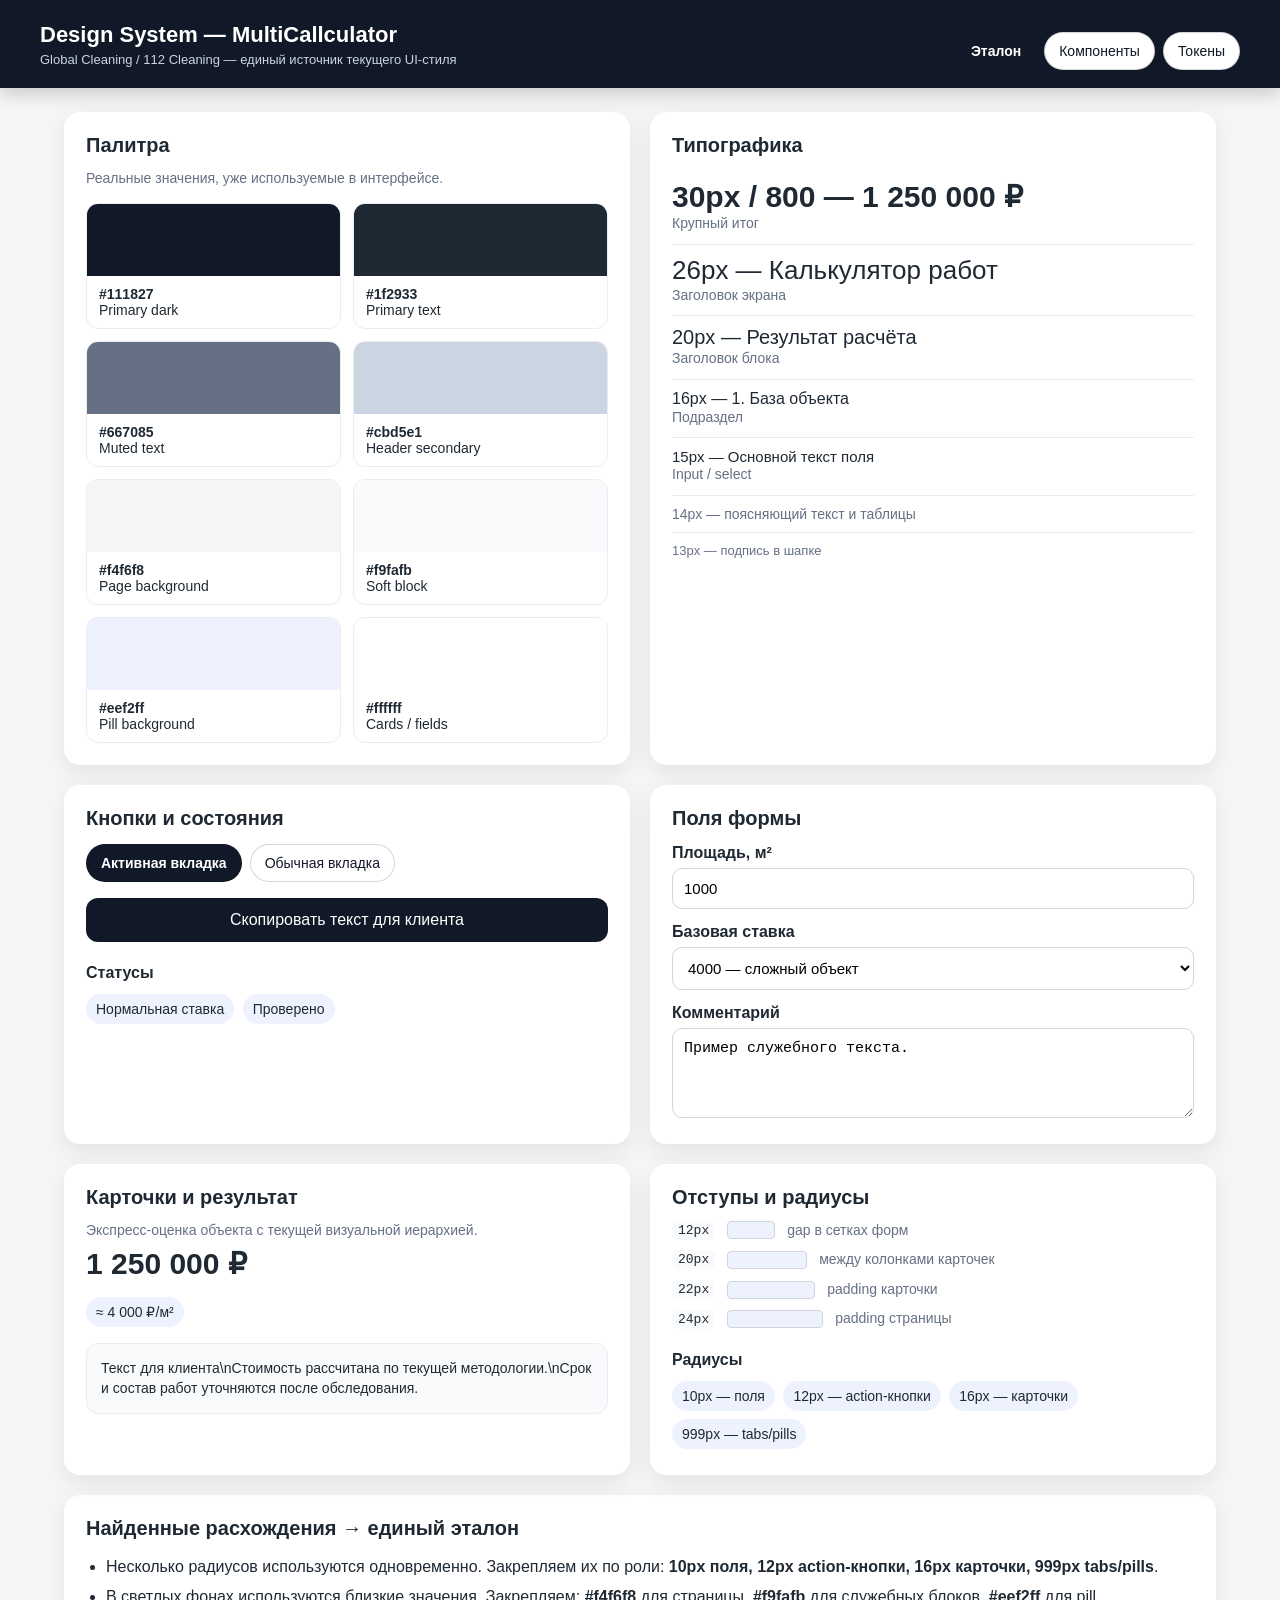
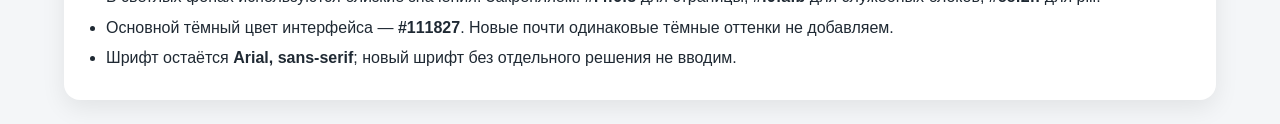
<file: design-system/index.html>
<!DOCTYPE html>
<html lang="ru">
<head>
  <meta charset="UTF-8" />
  <meta name="viewport" content="width=device-width, initial-scale=1.0" />
  <title>Design System — MultiCallculator</title>
  <style>
    * { box-sizing: border-box; }
    body { font-family: Arial, sans-serif; background: #f4f6f8; margin: 0; color: #1f2933; }
    header { background: #111827; color: #fff; padding: 18px 24px; box-shadow: 0 6px 18px rgba(0,0,0,0.18); }
    .top { max-width: 1200px; margin: 0 auto; display: flex; gap: 14px; align-items: center; justify-content: space-between; flex-wrap: wrap; }
    h1 { margin: 0; font-size: 22px; }
    .subtitle { color: #cbd5e1; font-size: 13px; margin-top: 4px; }
    main { max-width: 1200px; margin: 0 auto; padding: 24px; }
    .grid { display: grid; grid-template-columns: repeat(2, minmax(0, 1fr)); gap: 20px; }
    .card { background: #fff; border-radius: 16px; padding: 22px; box-shadow: 0 8px 24px rgba(0,0,0,0.08); }
    h2 { margin: 0 0 12px; font-size: 20px; }
    h3 { margin: 22px 0 8px; font-size: 16px; }
    .note { color: #667085; font-size: 14px; line-height: 1.4; }
    .swatches { display: grid; grid-template-columns: repeat(2, minmax(0, 1fr)); gap: 12px; margin-top: 14px; }
    .swatch { border: 1px solid #eaecf0; border-radius: 12px; overflow: hidden; background: #fff; }
    .swatch-color { height: 72px; }
    .swatch-label { padding: 10px 12px; font-size: 14px; }
    .type-row { border-bottom: 1px solid #eaecf0; padding: 10px 0; }
    .type-row:last-child { border-bottom: 0; }
    label { display: block; font-weight: 700; margin: 14px 0 6px; }
    input, select, textarea { width: 100%; padding: 11px; border: 1px solid #d0d5dd; border-radius: 10px; font-size: 15px; background: #fff; }
    textarea { min-height: 90px; resize: vertical; }
    .btn-primary { width: 100%; margin-top: 16px; padding: 13px; border: 0; border-radius: 12px; background: #111827; color: #fff; font-size: 16px; cursor: pointer; }
    .tabs { display: flex; gap: 8px; flex-wrap: wrap; margin-top: 14px; }
    .tab { border: 1px solid rgba(17,24,39,0.18); background: #fff; color: #111827; border-radius: 999px; padding: 10px 14px; font-size: 14px; }
    .tab.active { background: #111827; color: #fff; font-weight: 700; }
    .pill { display: inline-block; padding: 7px 10px; border-radius: 999px; background: #eef2ff; margin: 4px 4px 4px 0; font-size: 14px; }
    .clientText { white-space: pre-wrap; background: #f9fafb; border: 1px solid #eaecf0; border-radius: 12px; padding: 14px; font-size: 14px; margin-top: 12px; line-height: 1.45; }
    .big { font-size: 30px; font-weight: 800; margin: 6px 0 12px; }
    .spacing-row { display: flex; gap: 12px; align-items: center; margin: 10px 0; }
    .space-box { height: 18px; background: #eef2ff; border: 1px solid #d0d5dd; border-radius: 4px; }
    .warning { margin-top: 20px; background: #fff; border-radius: 16px; padding: 22px; box-shadow: 0 8px 24px rgba(0,0,0,0.08); }
    ul { margin-bottom: 0; padding-left: 20px; }
    li { margin: 8px 0; line-height: 1.4; }
    code { background: #f9fafb; padding: 2px 6px; border-radius: 6px; }
    @media (max-width: 800px) { .grid { grid-template-columns: 1fr; } .swatches { grid-template-columns: 1fr; } main { padding: 16px; } }
  </style>
</head>
<body>
  <header>
    <div class="top">
      <div>
        <h1>Design System — MultiCallculator</h1>
        <div class="subtitle">Global Cleaning / 112 Cleaning — единый источник текущего UI-стиля</div>
      </div>
      <div class="tabs">
        <span class="tab active">Эталон</span>
        <span class="tab">Компоненты</span>
        <span class="tab">Токены</span>
      </div>
    </div>
  </header>

  <main>
    <div class="grid">
      <section class="card">
        <h2>Палитра</h2>
        <div class="note">Реальные значения, уже используемые в интерфейсе.</div>
        <div class="swatches">
          <div class="swatch"><div class="swatch-color" style="background:#111827"></div><div class="swatch-label"><b>#111827</b><br>Primary dark</div></div>
          <div class="swatch"><div class="swatch-color" style="background:#1f2933"></div><div class="swatch-label"><b>#1f2933</b><br>Primary text</div></div>
          <div class="swatch"><div class="swatch-color" style="background:#667085"></div><div class="swatch-label"><b>#667085</b><br>Muted text</div></div>
          <div class="swatch"><div class="swatch-color" style="background:#cbd5e1"></div><div class="swatch-label"><b>#cbd5e1</b><br>Header secondary</div></div>
          <div class="swatch"><div class="swatch-color" style="background:#f4f6f8"></div><div class="swatch-label"><b>#f4f6f8</b><br>Page background</div></div>
          <div class="swatch"><div class="swatch-color" style="background:#f9fafb"></div><div class="swatch-label"><b>#f9fafb</b><br>Soft block</div></div>
          <div class="swatch"><div class="swatch-color" style="background:#eef2ff"></div><div class="swatch-label"><b>#eef2ff</b><br>Pill background</div></div>
          <div class="swatch"><div class="swatch-color" style="background:#ffffff"></div><div class="swatch-label"><b>#ffffff</b><br>Cards / fields</div></div>
        </div>
      </section>

      <section class="card">
        <h2>Типографика</h2>
        <div class="type-row"><div style="font-size:30px;font-weight:800">30px / 800 — 1 250 000 ₽</div><div class="note">Крупный итог</div></div>
        <div class="type-row"><div style="font-size:26px">26px — Калькулятор работ</div><div class="note">Заголовок экрана</div></div>
        <div class="type-row"><div style="font-size:20px">20px — Результат расчёта</div><div class="note">Заголовок блока</div></div>
        <div class="type-row"><div style="font-size:16px">16px — 1. База объекта</div><div class="note">Подраздел</div></div>
        <div class="type-row"><div style="font-size:15px">15px — Основной текст поля</div><div class="note">Input / select</div></div>
        <div class="type-row"><div style="font-size:14px;color:#667085">14px — поясняющий текст и таблицы</div></div>
        <div class="type-row"><div style="font-size:13px;color:#667085">13px — подпись в шапке</div></div>
      </section>

      <section class="card">
        <h2>Кнопки и состояния</h2>
        <div class="tabs">
          <button class="tab active">Активная вкладка</button>
          <button class="tab">Обычная вкладка</button>
        </div>
        <button class="btn-primary">Скопировать текст для клиента</button>
        <h3>Статусы</h3>
        <span class="pill">Нормальная ставка</span>
        <span class="pill">Проверено</span>
      </section>

      <section class="card">
        <h2>Поля формы</h2>
        <label>Площадь, м²</label>
        <input type="number" value="1000" />
        <label>Базовая ставка</label>
        <select><option>4000 — сложный объект</option></select>
        <label>Комментарий</label>
        <textarea>Пример служебного текста.</textarea>
      </section>

      <section class="card">
        <h2>Карточки и результат</h2>
        <div class="note">Экспресс-оценка объекта с текущей визуальной иерархией.</div>
        <div class="big">1 250 000 ₽</div>
        <div class="pill">≈ 4 000 ₽/м²</div>
        <div class="clientText">Текст для клиента\nСтоимость рассчитана по текущей методологии.\nСрок и состав работ уточняются после обследования.</div>
      </section>

      <section class="card">
        <h2>Отступы и радиусы</h2>
        <div class="spacing-row"><code>12px</code><div class="space-box" style="width:48px"></div><span class="note">gap в сетках форм</span></div>
        <div class="spacing-row"><code>20px</code><div class="space-box" style="width:80px"></div><span class="note">между колонками карточек</span></div>
        <div class="spacing-row"><code>22px</code><div class="space-box" style="width:88px"></div><span class="note">padding карточки</span></div>
        <div class="spacing-row"><code>24px</code><div class="space-box" style="width:96px"></div><span class="note">padding страницы</span></div>
        <h3>Радиусы</h3>
        <span class="pill">10px — поля</span>
        <span class="pill">12px — action-кнопки</span>
        <span class="pill">16px — карточки</span>
        <span class="pill">999px — tabs/pills</span>
      </section>
    </div>

    <section class="warning">
      <h2>Найденные расхождения → единый эталон</h2>
      <ul>
        <li>Несколько радиусов используются одновременно. Закрепляем их по роли: <b>10px поля, 12px action-кнопки, 16px карточки, 999px tabs/pills</b>.</li>
        <li>В светлых фонах используются близкие значения. Закрепляем: <b>#f4f6f8</b> для страницы, <b>#f9fafb</b> для служебных блоков, <b>#eef2ff</b> для pill.</li>
        <li>Основной тёмный цвет интерфейса — <b>#111827</b>. Новые почти одинаковые тёмные оттенки не добавляем.</li>
        <li>Шрифт остаётся <b>Arial, sans-serif</b>; новый шрифт без отдельного решения не вводим.</li>
      </ul>
    </section>
  </main>
</body>
</html>
</file>
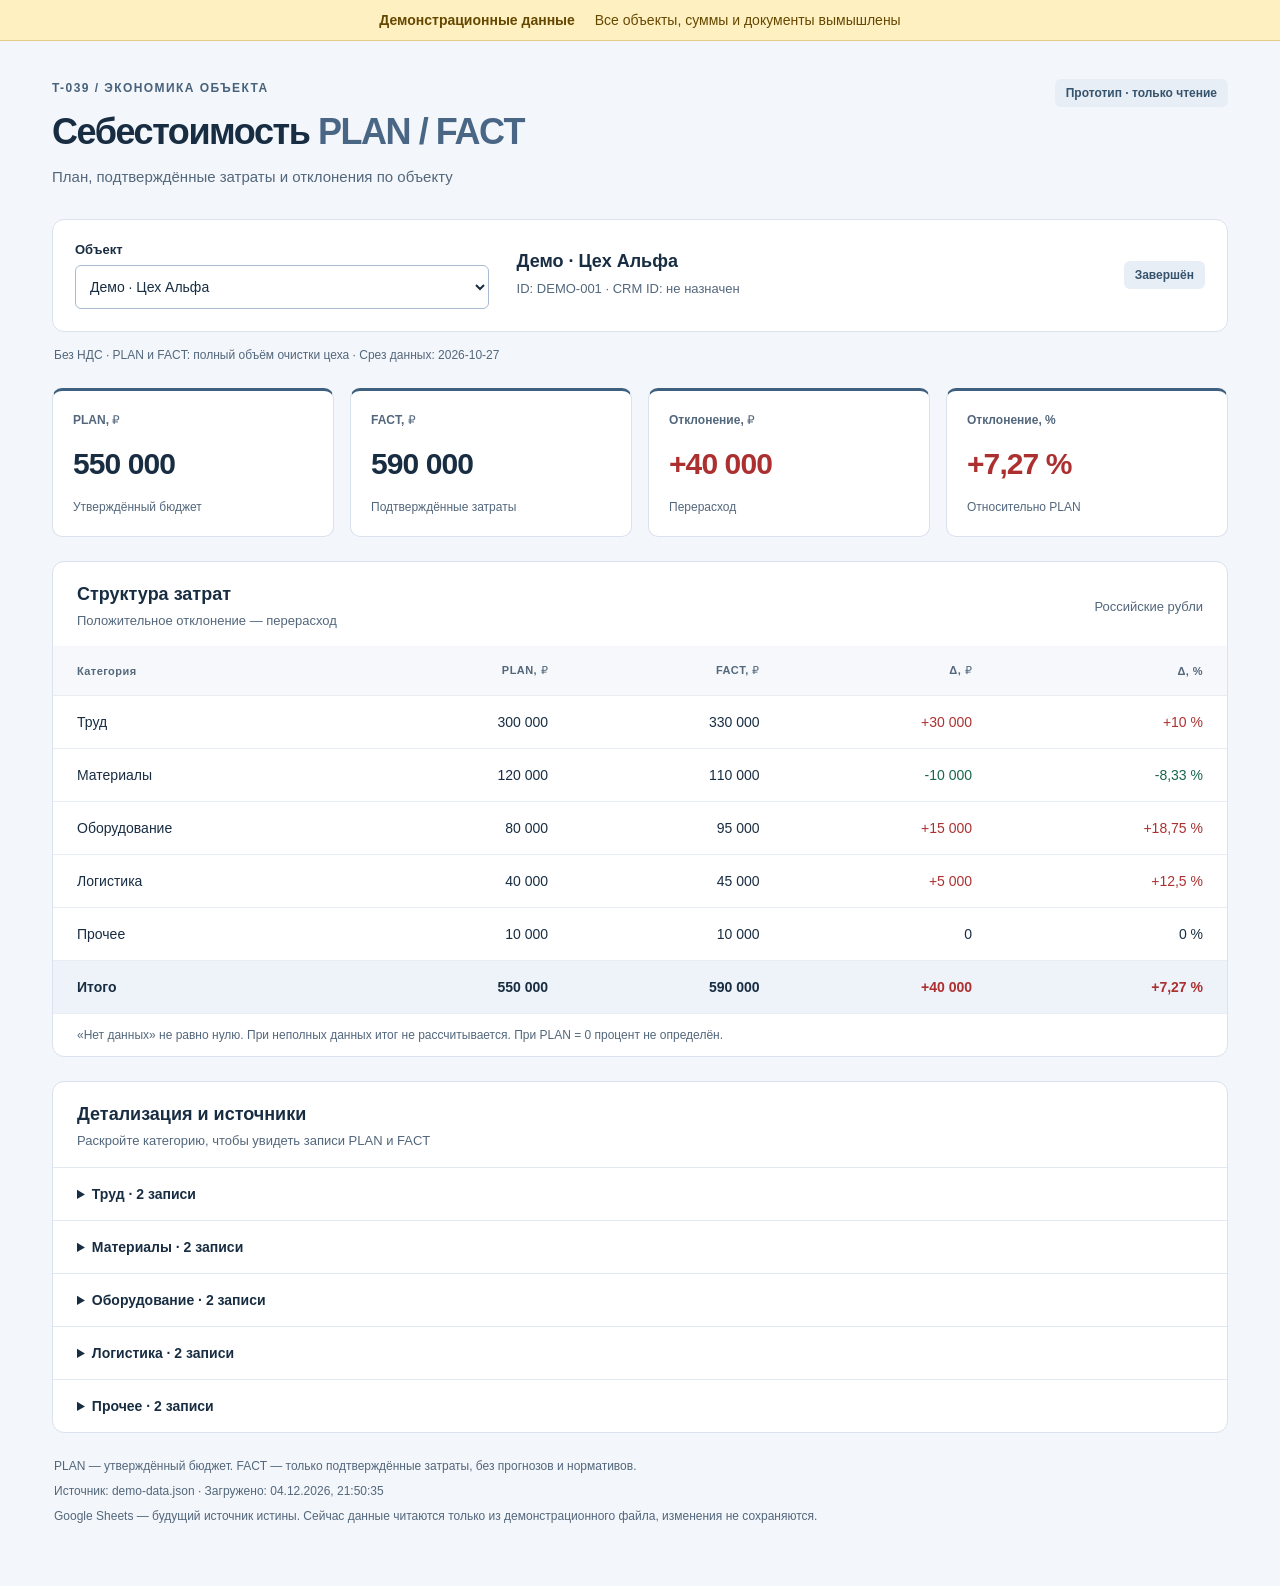
<file: plan-fact/index.html>
<!doctype html>
<html lang="ru">
<head>
  <meta charset="utf-8">
  <meta name="viewport" content="width=device-width, initial-scale=1">
  <title>Экономика объекта | PLAN/FACT</title>
  <link rel="stylesheet" href="styles.css">
  <script type="module" src="app.js"></script>
</head>
<body>
  <div class="demo-banner">Демонстрационные данные <span>Все объекты, суммы и документы вымышлены</span></div>
  <main>
    <header class="page-header"><div><p class="eyebrow">T-039 / ЭКОНОМИКА ОБЪЕКТА</p><h1>Себестоимость <span>PLAN / FACT</span></h1><p class="subtitle">План, подтверждённые затраты и отклонения по объекту</p></div><span class="tag">Прототип · только чтение</span></header>
    <p id="loading" role="status">Загрузка демонстрационных данных…</p>
    <div id="error" class="notice" role="alert" hidden></div>
    <section id="dashboard" hidden>
      <section class="object-panel" aria-label="Выбор объекта">
        <div><label for="objectSelect">Объект</label><select id="objectSelect"></select></div>
        <div><h2 id="objectName"></h2><p id="objectMeta" class="muted"></p></div>
        <span id="objectStatus" class="tag"></span>
      </section>
      <p id="basis" class="basis"></p>
      <div id="warnings" aria-live="polite"></div>
      <div id="results" aria-live="polite" aria-atomic="true">
        <section id="metrics" class="metrics" aria-label="Итоги объекта"></section>
        <section class="panel">
          <div class="section-heading"><div><h2>Структура затрат</h2><p>Положительное отклонение — перерасход</p></div><span class="muted">Российские рубли</span></div>
          <div class="table-scroll" tabindex="0" aria-label="Таблица затрат, прокручивается горизонтально">
            <table><caption class="sr-only">Сравнение плана и факта по пяти категориям</caption><thead><tr><th scope="col">Категория</th><th scope="col">PLAN, ₽</th><th scope="col">FACT, ₽</th><th scope="col">Δ, ₽</th><th scope="col">Δ, %</th></tr></thead><tbody id="costRows"></tbody><tfoot id="costTotal"></tfoot></table>
          </div>
          <p class="table-note">«Нет данных» не равно нулю. При неполных данных итог не рассчитывается. При PLAN = 0 процент не определён.</p>
        </section>
      </div>
      <section class="panel details-panel"><div class="section-heading"><div><h2>Детализация и источники</h2><p>Раскройте категорию, чтобы увидеть записи PLAN и FACT</p></div></div><div id="details"></div></section>
      <footer><p>PLAN — утверждённый бюджет. FACT — только подтверждённые затраты, без прогнозов и нормативов.</p><p id="loadedAt"></p><p>Google Sheets — будущий источник истины. Сейчас данные читаются только из демонстрационного файла, изменения не сохраняются.</p></footer>
    </section>
    <noscript>Для работы модуля включите JavaScript.</noscript>
  </main>
</body>
</html>
</file>
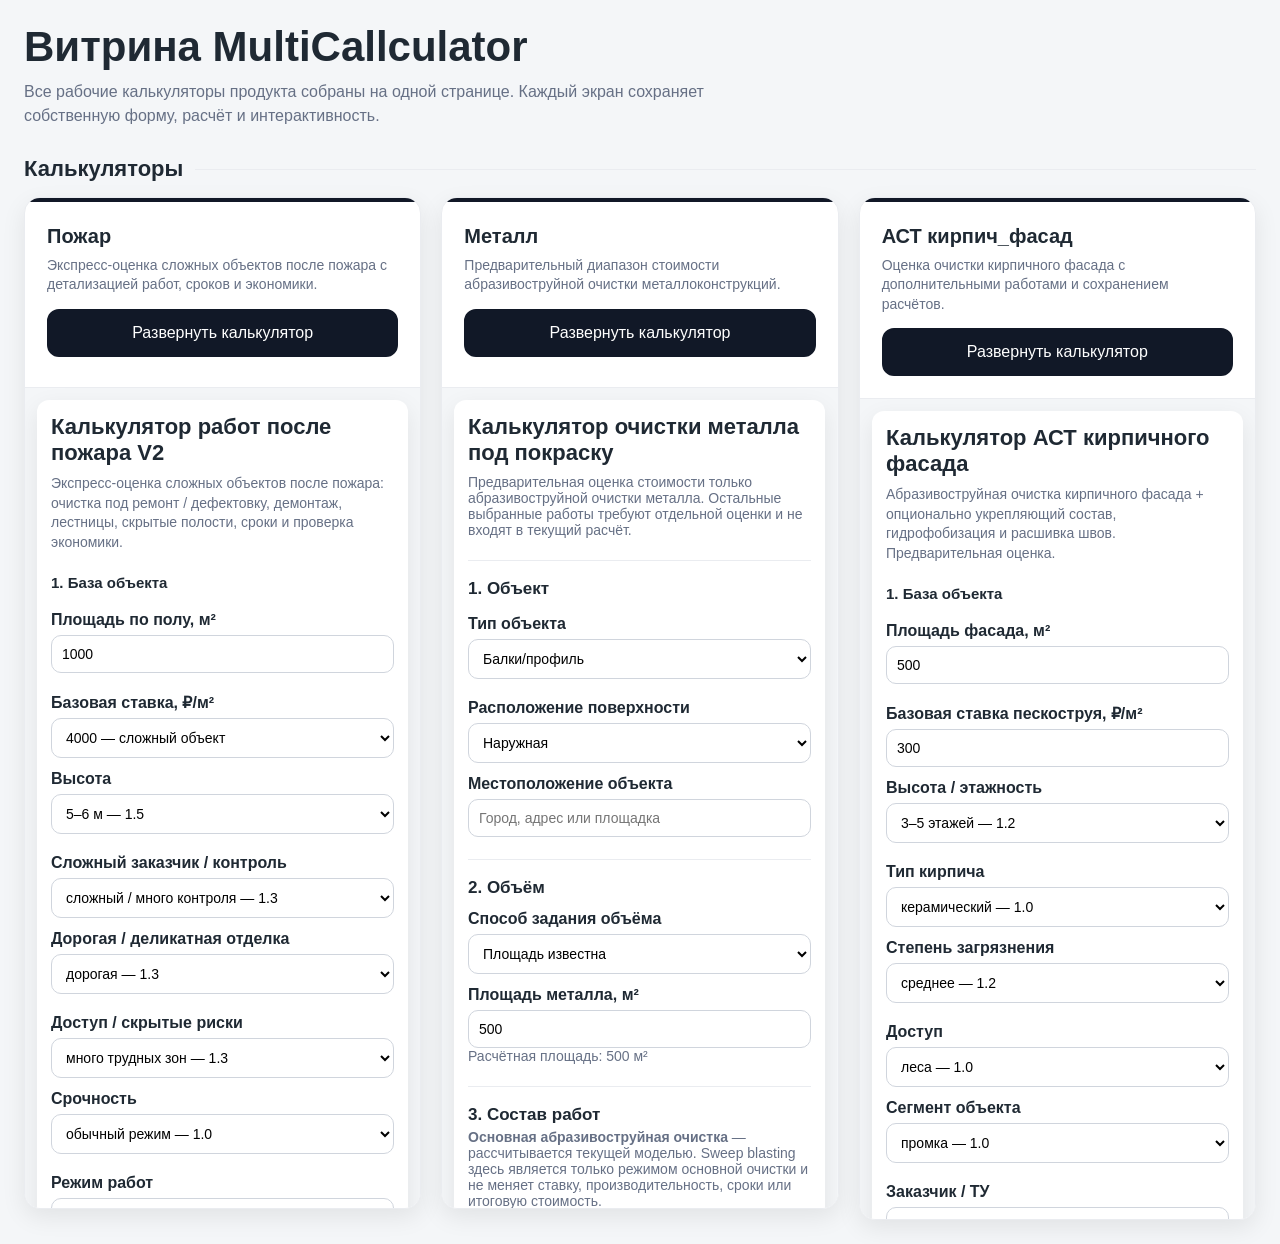
<file: showcase/index.html>
<!DOCTYPE html>
<html lang="ru">
<head>
  <meta charset="UTF-8" />
  <meta name="viewport" content="width=device-width, initial-scale=1.0" />
  <title>Витрина калькуляторов</title>
  <style>
    * { box-sizing: border-box; }
    :root {
      --ink: #1f2933;
      --muted: #667085;
      --line: #eaecf0;
      --surface: #ffffff;
      --background: #f4f6f8;
      --accent: #111827;
    }
    body {
      margin: 0;
      color: var(--ink);
      background: var(--background);
      font-family: Arial, sans-serif;
    }
    .page {
      width: min(1500px, 100%);
      margin: 0 auto;
      padding: 24px;
    }
    header {
      margin-bottom: 28px;
    }
    h1 {
      margin: 0;
      font-size: clamp(28px, 4vw, 42px);
      line-height: 1.1;
    }
    .intro {
      max-width: 720px;
      margin: 10px 0 0;
      color: var(--muted);
      font-size: 16px;
      line-height: 1.5;
    }
    .category {
      margin: 0;
    }
    .categoryTitle {
      display: flex;
      align-items: center;
      gap: 12px;
      margin: 0 0 14px;
      font-size: 22px;
    }
    .categoryTitle::after {
      content: "";
      height: 1px;
      flex: 1;
      background: var(--line);
    }
    .grid {
      display: grid;
      grid-template-columns: repeat(3, minmax(0, 1fr));
      gap: 20px;
      align-items: start;
    }
    .card {
      min-width: 0;
      overflow: hidden;
      border: 1px solid var(--line);
      border-radius: 16px;
      background: var(--surface);
      box-shadow: 0 8px 24px rgba(0, 0, 0, 0.08);
    }
    .cardHeader {
      min-height: 190px;
      padding: 22px;
      border-bottom: 1px solid var(--line);
      border-top: 4px solid var(--accent);
    }
    h2, h3 {
      margin: 0;
      font-size: 20px;
      line-height: 1.2;
    }
    .description {
      margin: 8px 0 0;
      color: var(--muted);
      font-size: 14px;
      line-height: 1.4;
    }
    .calculatorFrame {
      display: block;
      width: 100%;
      height: 820px;
      border: 0;
      background: #f4f6f8;
    }
    .status {
      padding: 22px;
      border: 1px solid var(--line);
      border-radius: 12px;
      color: var(--ink);
      background: #f9fafb;
      line-height: 1.5;
    }
    [hidden] { display: none !important; }
    .grid.isExpanded { grid-template-columns: minmax(0, 1fr); }
    .isExpanded .cardHeader { min-height: auto; }
    .action {
      display: block;
      width: 100%;
      margin-top: 14px;
      padding: 13px;
      border: 2px solid var(--accent);
      border-radius: 12px;
      background: var(--accent);
      color: var(--surface);
      font: inherit;
      font-size: 16px;
      cursor: pointer;
      touch-action: manipulation;
    }
    .action:hover { background: var(--surface); color: var(--accent); }
    .action:focus-visible { outline: 3px solid var(--accent); outline-offset: 3px; }
    .action:disabled { cursor: wait; }
    .status { margin-bottom: 20px; }
    @media (max-width: 1100px) {
      .grid { grid-template-columns: 1fr 1fr; }
    }
    @media (max-width: 700px) {
      .page { padding: 24px 12px 32px; }
      .grid { grid-template-columns: 1fr; }
      .cardHeader { min-height: auto; }
      .calculatorFrame { height: 760px; }
    }
  </style>
</head>
<body>
  <div class="page">
    <header>
      <h1>Витрина MultiCallculator</h1>
      <p class="intro">Все рабочие калькуляторы продукта собраны на одной странице. Каждый экран сохраняет собственную форму, расчёт и интерактивность.</p>
    </header>
    <main>
      <section class="category" aria-labelledby="categoryTitle">
        <h2 class="categoryTitle" id="categoryTitle">Калькуляторы</h2>
        <div class="status" id="loadStatus" role="status" aria-live="polite">Загружаем калькуляторы…</div>
        <button class="action" id="retryButton" type="button" hidden>Повторить загрузку</button>
        <div class="grid" id="calculatorGrid" aria-busy="true"></div>
      </section>
    </main>
  </div>
  <script>
    const calculatorDescriptions = [
      "Экспресс-оценка сложных объектов после пожара с детализацией работ, сроков и экономики.",
      "Предварительный диапазон стоимости абразивоструйной очистки металлоконструкций.",
      "Оценка очистки кирпичного фасада с дополнительными работами и сохранением расчётов."
    ];
    const calculatorGrid = document.getElementById("calculatorGrid");

    const loadStatus = document.getElementById("loadStatus");
    const retryButton = document.getElementById("retryButton");
    let loading = false;

    function showError() {
      loadStatus.hidden = false;
      loadStatus.textContent = "Не удалось загрузить калькуляторы. Проверьте подключение и повторите загрузку.";
      retryButton.hidden = false;
    }

    function toggleCalculator(card, button) {
      const expanded = button.getAttribute("aria-expanded") !== "true";
      calculatorGrid.classList.toggle("isExpanded", expanded);
      Array.from(calculatorGrid.children).forEach(other => {
        other.hidden = expanded && other !== card;
      });
      button.setAttribute("aria-expanded", String(expanded));
      button.textContent = expanded ? "Вернуться к трём калькуляторам" : "Развернуть калькулятор";
      // Keep the same iframe in place: changing srcdoc or reparenting resets input.
      button.focus({ preventScroll: true });
      card.scrollIntoView({ block: "start", behavior: "instant" });
    }

    function createCalculatorCard(sourceFrame, index) {
      const card = document.createElement("article");
      card.className = "card";

      const cardHeader = document.createElement("div");
      cardHeader.className = "cardHeader";

      const title = document.createElement("h3");
      title.textContent = ["Пожар", "Металл", "АСТ кирпич_фасад"][index];
      cardHeader.appendChild(title);

      const description = document.createElement("p");
      description.className = "description";
      description.textContent = calculatorDescriptions[index];
      cardHeader.appendChild(description);

      const frame = document.createElement("iframe");
      frame.className = "calculatorFrame";
      frame.id = `calculator-${index}`;
      frame.title = sourceFrame.title;
      frame.srcdoc = sourceFrame.getAttribute("srcdoc");

      const expandButton = document.createElement("button");
      expandButton.type = "button";
      expandButton.className = "action";
      expandButton.textContent = "Развернуть калькулятор";
      expandButton.setAttribute("aria-expanded", "false");
      expandButton.setAttribute("aria-controls", frame.id);
      expandButton.addEventListener("click", () => toggleCalculator(card, expandButton));
      cardHeader.appendChild(expandButton);

      card.appendChild(cardHeader);
      card.appendChild(frame);
      return card;
    }

    async function loadShowcase() {
      if (loading) return;
      loading = true;
      retryButton.disabled = true;
      loadStatus.hidden = false;
      loadStatus.textContent = "Загружаем калькуляторы…";
      calculatorGrid.setAttribute("aria-busy", "true");
      const controller = new AbortController();
      const timeout = setTimeout(() => controller.abort(), 15000);
      try {
        const response = await fetch("../index.html", { signal: controller.signal });
        if (!response.ok) {
          throw new Error(`Не удалось загрузить index.html (HTTP ${response.status}).`);
        }

        const html = await response.text();
        const documentFromSource = new DOMParser().parseFromString(html, "text/html");
        const sourceFrames = Array.from(documentFromSource.querySelectorAll("iframe[srcdoc]"));

        if (sourceFrames.length !== 3) {
          throw new Error(`В index.html найдено ${sourceFrames.length} iframe вместо трёх.`);
        }

        const cards = sourceFrames.map(createCalculatorCard);
        calculatorGrid.replaceChildren(...cards);
        loadStatus.hidden = true;
        const retryHadFocus = document.activeElement === retryButton;
        retryButton.hidden = true;
        if (retryHadFocus) cards[0].querySelector("button").focus();
      } catch (error) {
        showError();
      } finally {
        clearTimeout(timeout);
        loading = false;
        retryButton.disabled = false;
        calculatorGrid.setAttribute("aria-busy", "false");
      }
    }

    retryButton.addEventListener("click", loadShowcase);
    loadShowcase();
  </script>
</body>
</html>
</file>
<file: plan-fact/styles.css>
:root { color-scheme: light; font-family: -apple-system, BlinkMacSystemFont, "Segoe UI", sans-serif; color: #182d42; background: #f3f6fa; font-synthesis: none; }
* { box-sizing: border-box; }
body { margin: 0; }
[hidden] { display: none !important; }
.demo-banner { padding: 12px 24px; background: #fff0c2; color: #654800; text-align: center; font-size: 14px; font-weight: 700; border-bottom: 1px solid #e5cd88; }
.demo-banner span { margin-left: 16px; font-weight: 400; }
main { max-width: 1240px; margin: auto; padding: 38px 32px; }
.page-header { display: flex; justify-content: space-between; align-items: flex-start; gap: 20px; margin-bottom: 30px; }
.eyebrow { color: #48627c; font-size: 12px; font-weight: 700; letter-spacing: .12em; margin: 0 0 12px; }
h1 { font-size: clamp(26px, 3vw, 36px); letter-spacing: -.04em; margin: 0 0 12px; line-height: 1.25; }
h1 span { color: #496685; white-space: nowrap; }
h2 { font-size: 18px; margin: 0; }
h3 { font-size: 13px; letter-spacing: .06em; }
p { line-height: 1.5; }
.subtitle, .muted, .section-heading p, footer, .table-note { color: #53677c; font-size: 13px; }
.subtitle { font-size: 15px; margin: 0; }
.tag { display: inline-block; background: #e8eef5; color: #36536e; padding: 7px 11px; border-radius: 6px; font-size: 12px; font-weight: 600; white-space: nowrap; }
.object-panel { background: #fff; border: 1px solid #dae2ed; border-radius: 12px; display: grid; grid-template-columns: minmax(220px, 1fr) 1.4fr auto; align-items: center; gap: 28px; padding: 22px; }
label { display: block; font-size: 13px; font-weight: 600; margin-bottom: 8px; }
select { width: 100%; min-height: 44px; border: 1px solid #aabbd0; border-radius: 6px; background: white; padding: 9px 32px 9px 10px; color: #182d42; font: inherit; font-size: 14px; }
:focus-visible { outline: 3px solid #3478bc; outline-offset: 3px; }
#objectMeta { margin: 7px 0 0; overflow-wrap: anywhere; }
.basis { color: #53677c; font-size: 12px; margin: 14px 2px 20px; }
.notice { padding: 14px 18px; background: #fff6df; color: #6b4b06; border: 1px solid #e5d09b; border-left: 4px solid #bd881d; border-radius: 6px; font-size: 14px; }
.metrics { display: grid; grid-template-columns: repeat(4, minmax(0, 1fr)); gap: 16px; margin: 24px 0; }
.metric { padding: 20px; background: #fff; border: 1px solid #dae2ed; border-radius: 10px; border-top: 3px solid #3f607e; }
.metric-label { margin: 0; font-size: 12px; font-weight: 700; color: #53677c; }
.metric-value { font-size: clamp(22px, 2.4vw, 30px); font-weight: 700; letter-spacing: -.03em; margin: 12px 0; font-variant-numeric: tabular-nums; overflow-wrap: anywhere; }
.metric .muted { margin: 0; font-size: 12px; }
.over { color: #ac3030; }
.under { color: #17654e; }
.panel { background: #fff; border: 1px solid #dae2ed; border-radius: 12px; overflow: hidden; margin-bottom: 24px; }
.section-heading { padding: 22px 24px 16px; display: flex; justify-content: space-between; align-items: center; gap: 16px; }
.section-heading p { margin: 6px 0 0; }
.table-scroll { overflow-x: auto; }
table { width: 100%; border-collapse: collapse; font-size: 14px; font-variant-numeric: tabular-nums; }
th, td { padding: 18px 24px; text-align: right; border-bottom: 1px solid #e8edf3; white-space: nowrap; }
th:first-child { text-align: left; }
thead th { background: #f6f8fb; color: #53677c; font-size: 11px; letter-spacing: .04em; }
tbody th { font-weight: 500; }
tfoot { font-weight: 700; background: #edf3f9; }
.table-note { padding: 0 24px; font-size: 12px; }
details { border-top: 1px solid #e1e8f0; }
summary { cursor: pointer; padding: 18px 24px; font-size: 14px; font-weight: 600; min-height: 48px; }
summary:hover { background: #f5f8fc; }
.detail-content { display: grid; grid-template-columns: 1fr 1fr; gap: 24px; padding: 0 24px 24px; }
.entry { padding: 14px; background: #f6f8fb; border-radius: 6px; margin-top: 10px; overflow-wrap: anywhere; }
.entry p { margin: 6px 0 0; font-size: 13px; }
.entry .entry-meta { font-size: 11px; color: #53677c; }
footer { padding: 0 2px 16px; }
footer p { margin: 7px 0; font-size: 12px; }
.sr-only { position: absolute; width: 1px; height: 1px; overflow: hidden; clip-path: inset(50%); }
@media (max-width: 760px) {
  main { padding: 24px 16px; }
  .page-header { display: block; margin-bottom: 22px; }
  .page-header > .tag { margin-top: 14px; }
  h1 span { display: block; margin-top: 4px; }
  .demo-banner { padding: 10px 16px; }
  .demo-banner span { display: block; margin: 4px 0 0; font-size: 12px; }
  .object-panel { grid-template-columns: 1fr; gap: 18px; padding: 18px; }
  .object-panel > .tag { justify-self: start; }
  .metrics { grid-template-columns: repeat(2, minmax(0, 1fr)); gap: 10px; }
  .metric { padding: 14px; }
  .metric-value { font-size: 23px; }
  .section-heading { padding: 18px 16px; display: block; }
  .section-heading > span { display: block; margin-top: 8px; }
  th, td { padding: 15px 12px; font-size: 12px; }
  th:first-child { position: sticky; left: 0; background: #fff; box-shadow: 1px 0 #e1e8f0; }
  thead th:first-child { background: #f6f8fb; }
  tfoot th:first-child { background: #edf3f9; }
  .table-note { padding: 0 16px; }
  .detail-content { grid-template-columns: 1fr; gap: 10px; padding: 0 16px 18px; }
  summary { padding: 18px 16px; }
}
</file>
